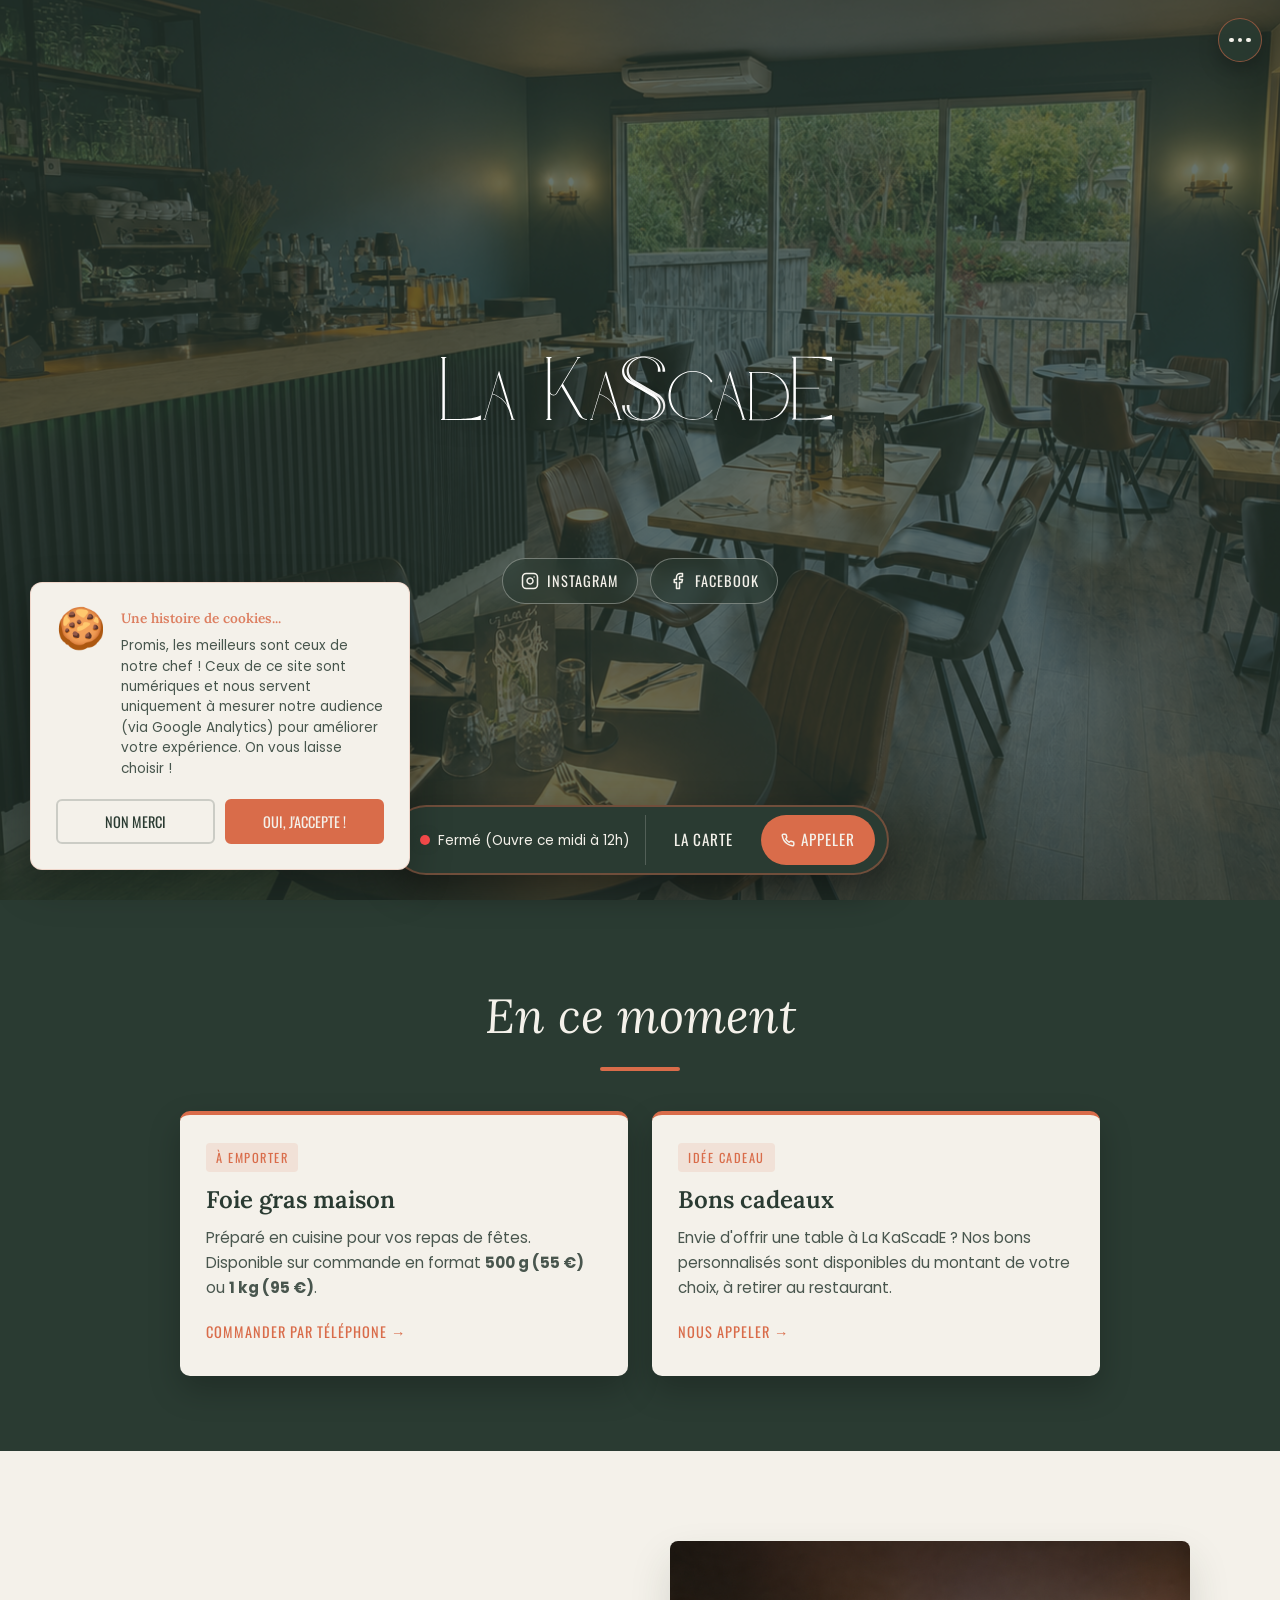
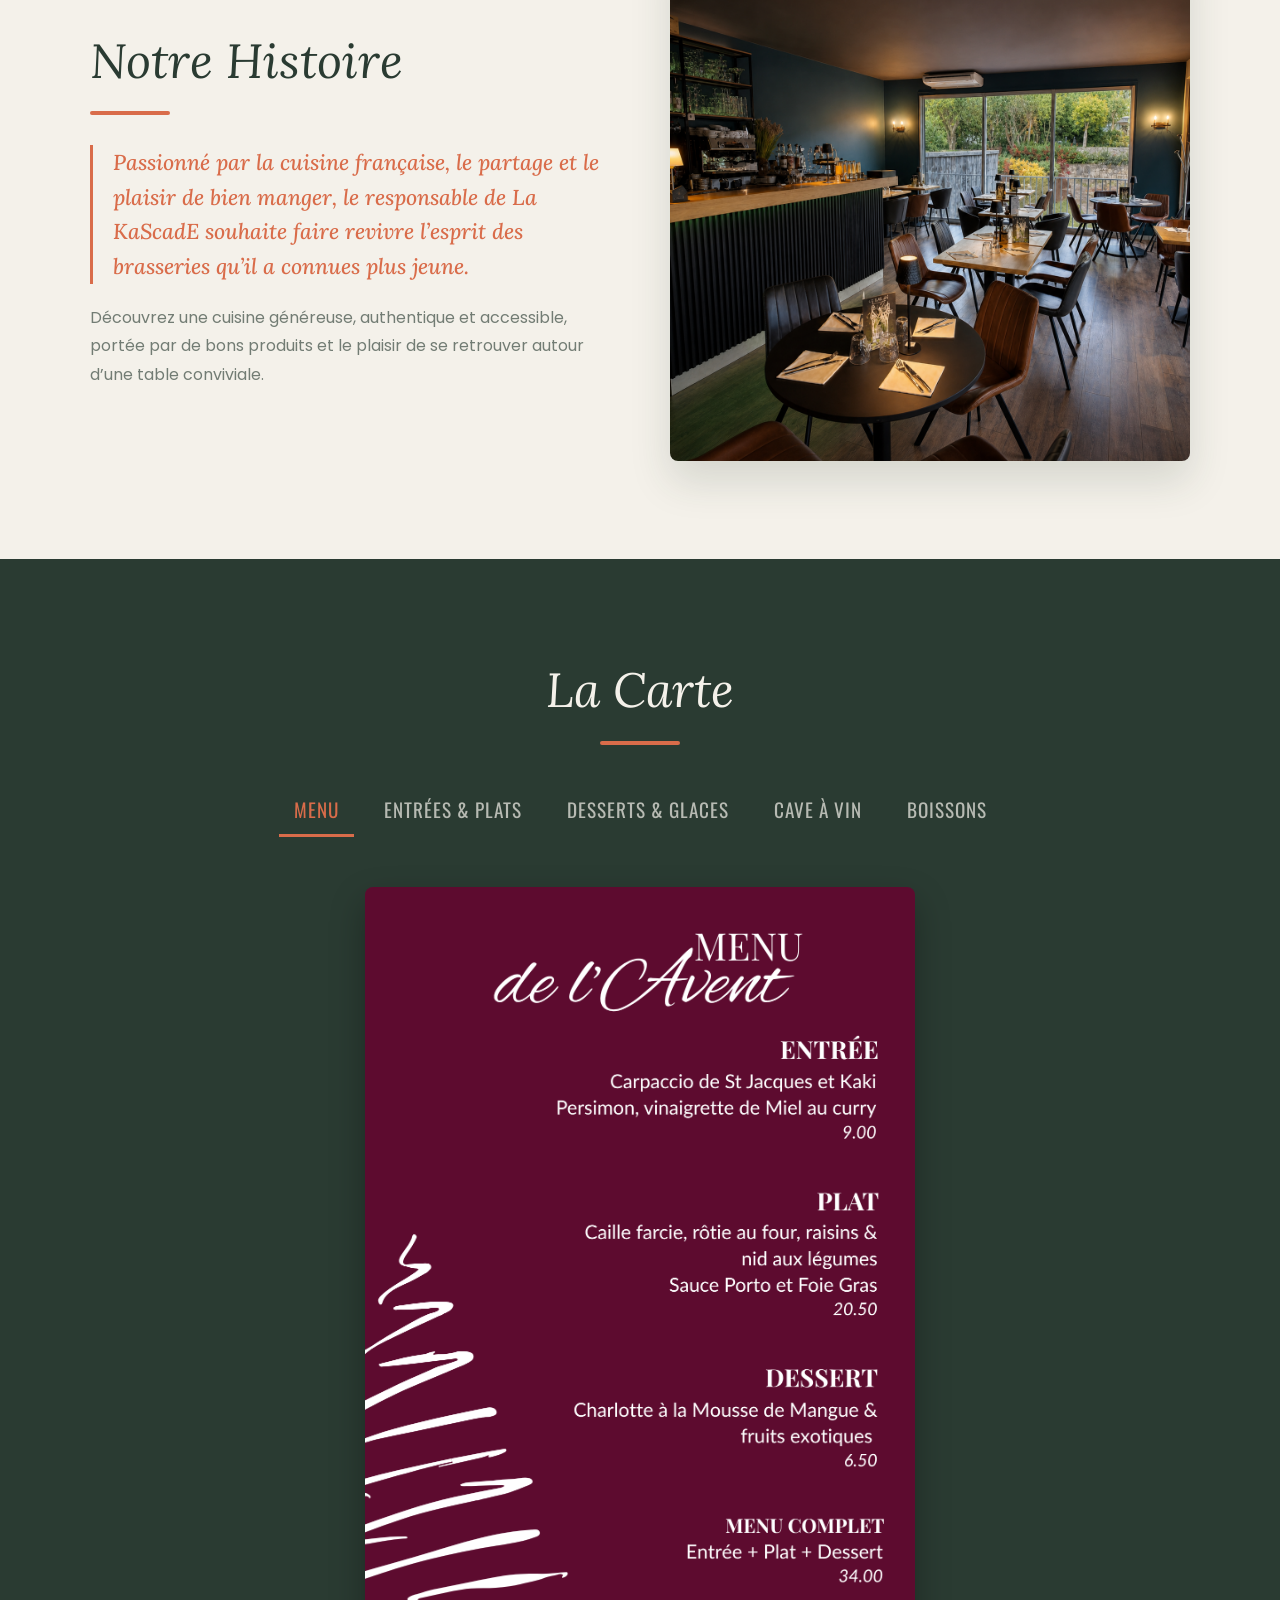
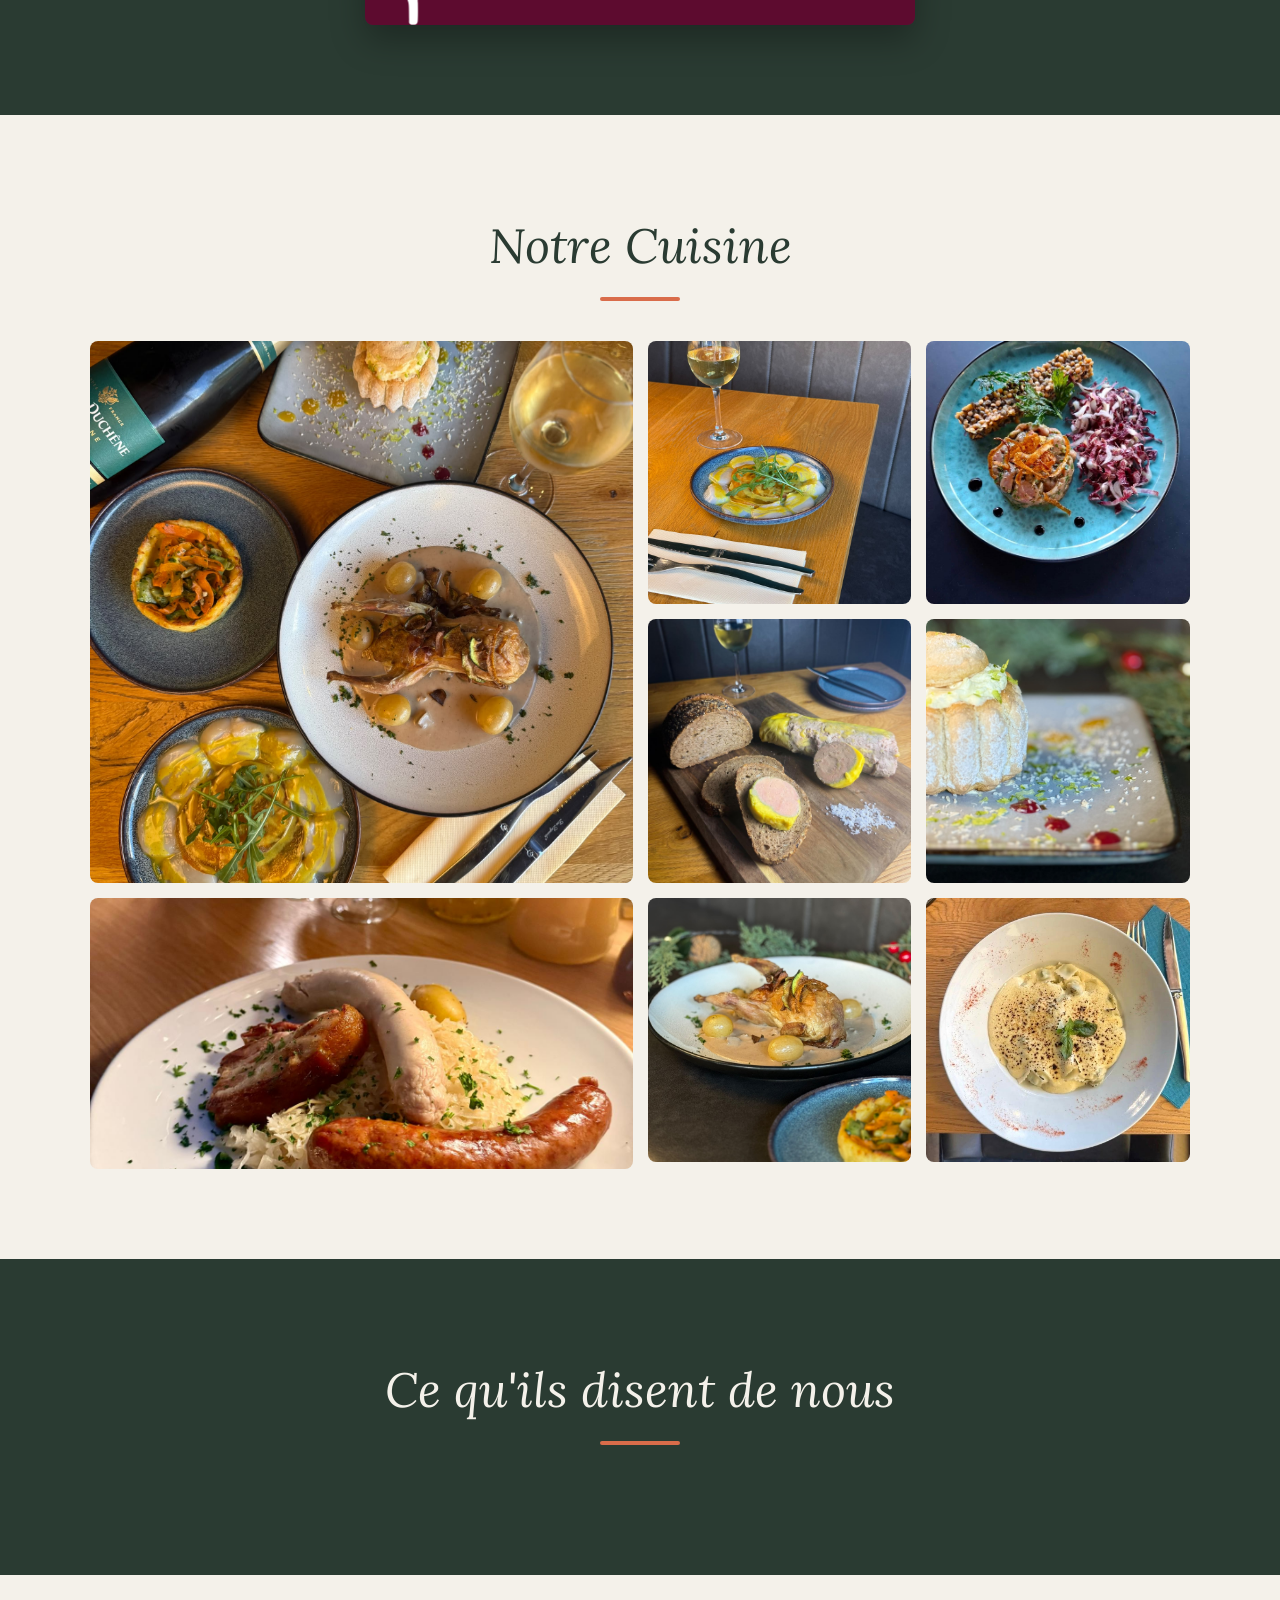
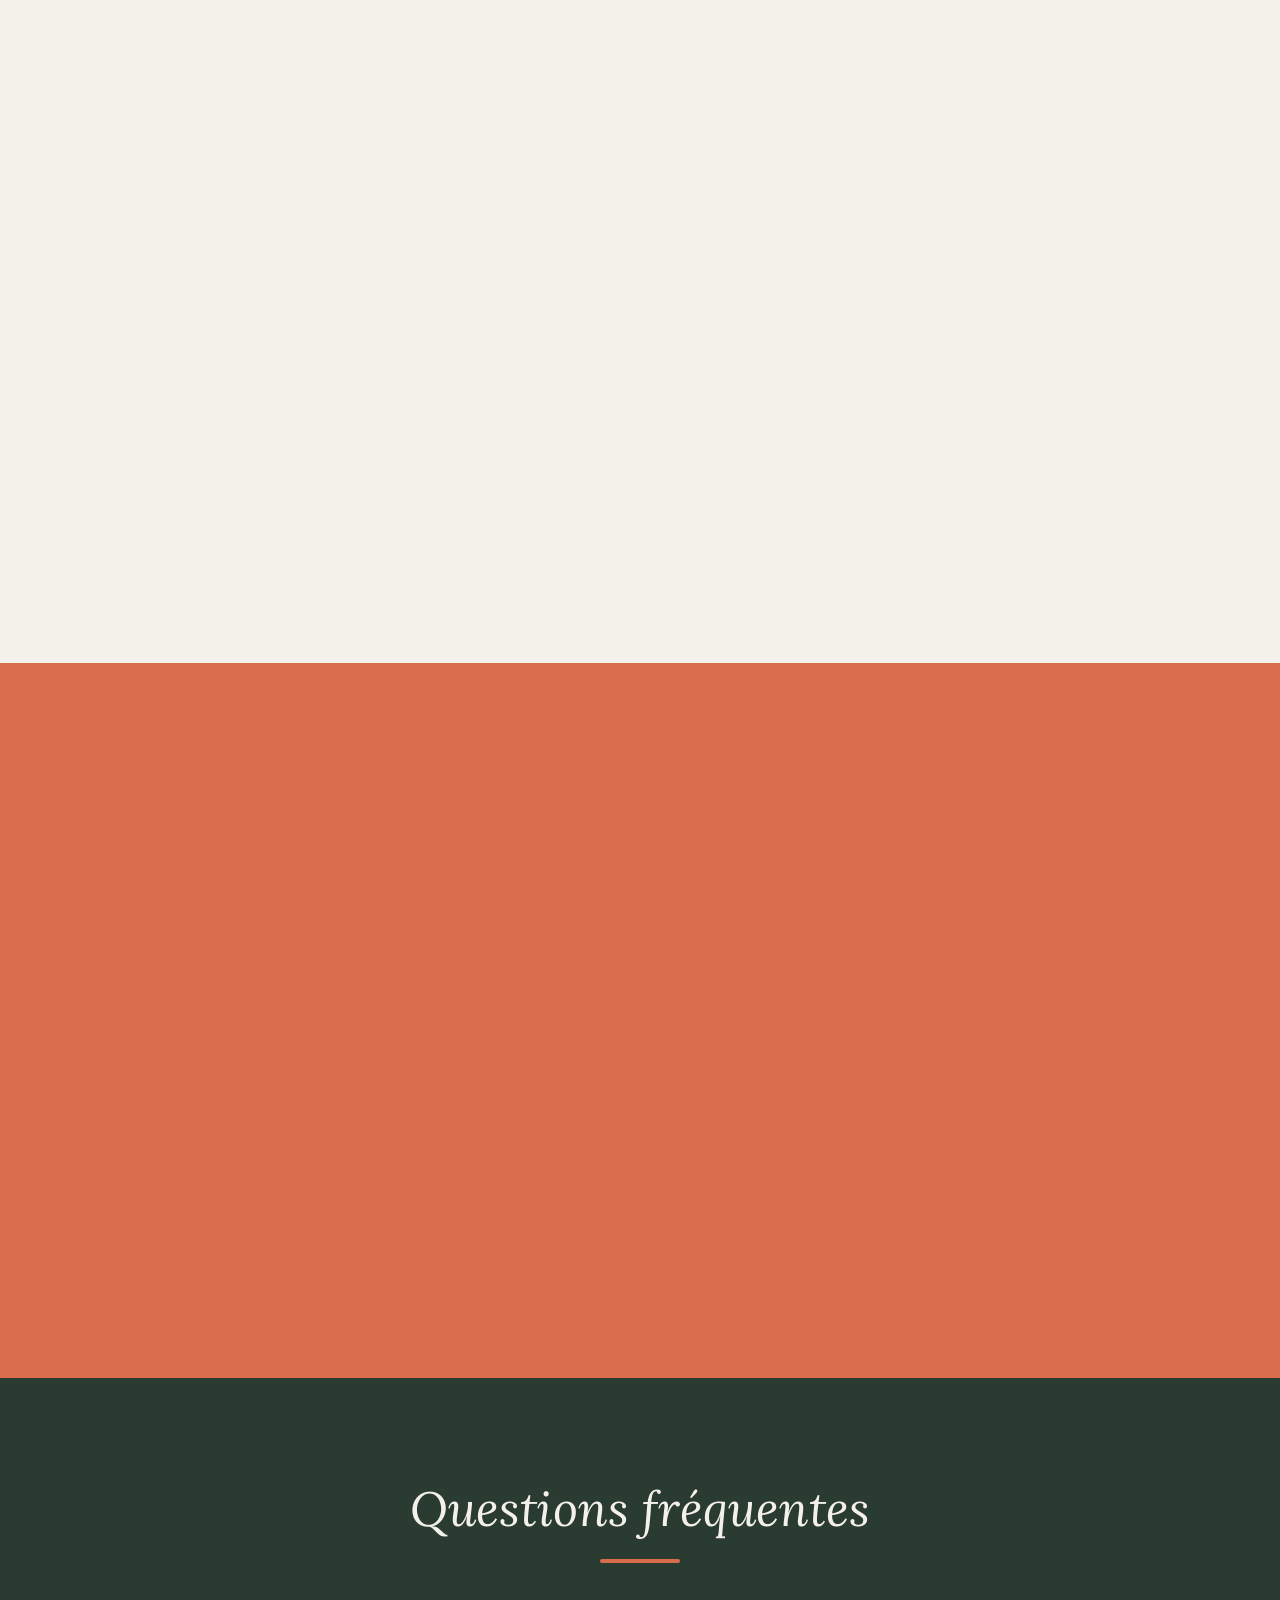
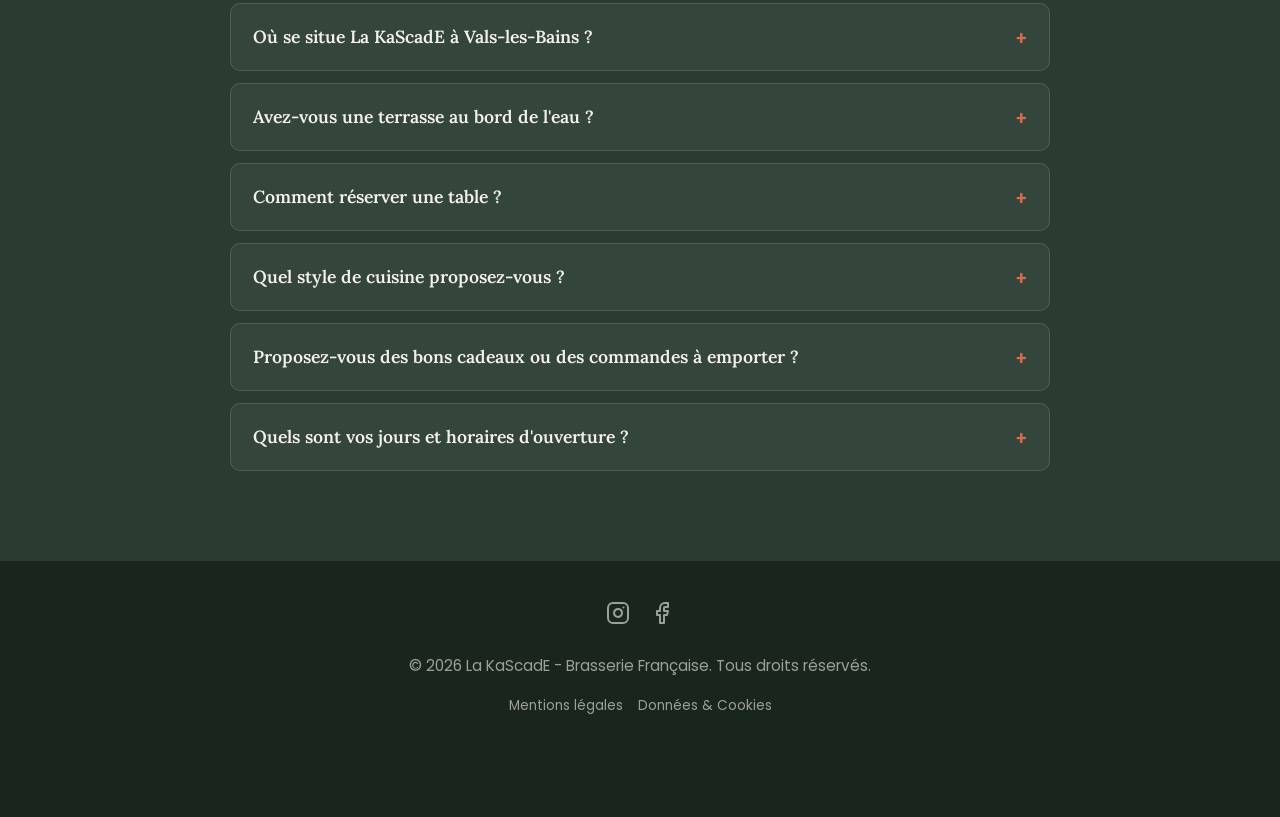
<file: index.html>
<!DOCTYPE html>
<html lang="fr">
<head>
    <meta charset="UTF-8">
    <meta name="viewport" content="width=device-width, initial-scale=1.0">
    <title>La KaScadE | Brasserie Française à Vals-les-Bains (Ardèche)</title>
    <meta name="description" content="Brasserie française à Vals-les-Bains face à la cascade de la Volane, à deux pas des Thermes et du Casino. Cuisine maison de saison, frites fraîches, terrasse et bons cadeaux.">

    <!-- Aperçu propre sur WhatsApp, Facebook, Messenger -->
    <meta property="og:type" content="restaurant">
    <meta property="og:title" content="La KaScadE | Brasserie Française à Vals-les-Bains">
    <meta property="og:description" content="Cuisine de brasserie française maison, terrasse face à la cascade de la Volane, à deux pas des Thermes de Vals-les-Bains.">
    <meta property="og:url" content="https://lakascade.fr/">
    <meta property="og:image" content="https://lakascade.fr/images/histoire.png">
    <meta property="og:locale" content="fr_FR">

    <!-- L'ICÔNE DE L'ONGLET (FAVICON) -->
    <link rel="icon" href="images/favicon.png?v=2" type="image/png">
    
    <!-- Google Tag Manager (Désactivé par défaut pour RGPD) -->
    <script>
    window.loadGTM = function() {
        (function(w,d,s,l,i){w[l]=w[l]||[];w[l].push({'gtm.start':
        new Date().getTime(),event:'gtm.js'});var f=d.getElementsByTagName(s)[0],
        j=d.createElement(s),dl=l!='dataLayer'?'&l='+l:'';j.async=true;j.src=
        'https://www.googletagmanager.com/gtm.js?id='+i+dl;f.parentNode.insertBefore(j,f);
        })(window,document,'script','dataLayer','GTM-PRZZQ558');
    };
    </script>

    <link rel="preconnect" href="https://fonts.googleapis.com">
    <link rel="preconnect" href="https://fonts.gstatic.com" crossorigin>
    <link href="https://fonts.googleapis.com/css2?family=Lora:ital,wght@0,400;0,600;1,400&family=Oswald:wght@400;500;700&family=Poppins:wght@300;400;500;600&display=swap" rel="stylesheet">
    <link rel="stylesheet" href="style.css?v=6">

</script>
<script type="application/ld+json">
    {
      "@context": "https://schema.org",
      "@graph": [
        {
          "@type": "Restaurant",
          "@id": "https://lakascade.fr/#restaurant",
          "name": "La KaScadE",
          "description": "Brasserie française à Vals-les-Bains en Ardèche, située face à la cascade de la Volane, près du Parc de Vals, des Thermes et du Casino. Cuisine maison généreuse, menus de saison, frites fraîches et terrasse au bord de l'eau.",
          "url": "https://lakascade.fr/",
          "image": [
            "https://lakascade.fr/images/histoire.png",
            "https://lakascade.fr/images/Logo.png"
          ],
          "logo": "https://lakascade.fr/images/Logo.png",
          "telephone": "+33667271938",
          "servesCuisine": ["Française", "Brasserie", "Cuisine maison", "Ardéchoise"],
          "priceRange": "€€",
          "acceptsReservations": "True",
          "hasMenu": "https://lakascade.fr/#menu",
          "address": {
            "@type": "PostalAddress",
            "streetAddress": "7 Rue Auguste Clément",
            "addressLocality": "Vals-les-Bains",
            "addressRegion": "Ardèche",
            "postalCode": "07600",
            "addressCountry": "FR"
          },
          "areaServed": ["Vals-les-Bains", "Aubenas", "Antraigues-sur-Volane", "Ardèche"],
          "openingHoursSpecification": [
            { "@type": "OpeningHoursSpecification", "dayOfWeek": ["Tuesday", "Thursday", "Friday", "Saturday"], "opens": "12:00", "closes": "15:00" },
            { "@type": "OpeningHoursSpecification", "dayOfWeek": ["Tuesday", "Wednesday", "Thursday", "Friday", "Saturday"], "opens": "19:00", "closes": "22:00" },
            { "@type": "OpeningHoursSpecification", "dayOfWeek": "Sunday", "opens": "12:00", "closes": "15:00" }
          ],
          "sameAs": [
            "https://www.instagram.com/la_kascade/",
            "https://www.facebook.com/profile.php?id=61574041990004"
          ]
        },
        {
          "@type": "FAQPage",
          "mainEntity": [
            {
              "@type": "Question",
              "name": "Où se situe le restaurant La KaScadE à Vals-les-Bains ?",
              "acceptedAnswer": {
                "@type": "Answer",
                "text": "La KaScadE se trouve au 7 Rue Auguste Clément à Vals-les-Bains (07600), juste en face du Parc de Vals et à quelques minutes à pied des Thermes et du Casino."
              }
            },
            {
              "@type": "Question",
              "name": "Le restaurant dispose-t-il d'une terrasse ?",
              "acceptedAnswer": {
                "@type": "Answer",
                "text": "Oui, La KaScadE dispose d'une terrasse donnant directement sur la rivière La Volane et sa cascade, idéale pour déjeuner au frais ou profiter des beaux jours."
              }
            },
            {
              "@type": "Question",
              "name": "Faut-il réserver une table à La KaScadE ?",
              "acceptedAnswer": {
                "@type": "Answer",
                "text": "La réservation est vivement conseillée, notamment le week-end, les jours fériés et en saison thermale. Elle se fait directement par téléphone au 06 67 27 19 38."
              }
            },
            {
              "@type": "Question",
              "name": "Quelle cuisine propose La KaScadE ?",
              "acceptedAnswer": {
                "@type": "Answer",
                "text": "La KaScadE propose une cuisine de brasserie française maison, généreuse et de saison, accompagnée de frites fraîches, de desserts maison et d'une sélection de vins."
              }
            },
            {
              "@type": "Question",
              "name": "Peut-on acheter des bons cadeaux ou commander à emporter ?",
              "acceptedAnswer": {
                "@type": "Answer",
                "text": "Oui, des bons cadeaux personnalisés du montant de votre choix sont disponibles directement au restaurant. Pour les fêtes de fin d'année, nous proposons également du foie gras maison à emporter sur commande (500 g à 55 € et 1 kg à 95 €)."
              }
            },
            {
              "@type": "Question",
              "name": "Quels sont les horaires d'ouverture de La KaScadE ?",
              "acceptedAnswer": {
                "@type": "Answer",
                "text": "Le restaurant est ouvert les mardis, jeudis, vendredis et samedis de 12h à 15h et de 19h à 22h, le mercredi de 19h à 22h (fermé le midi), et le dimanche de 12h à 15h. Fermé le lundi."
              }
            }
          ]
        }
      ]
    }
    <script type="application/ld+json">
    {
      "@context": "https://schema.org",
      "@type": "Menu",
      "name": "La Carte — La KaScadE",
      "url": "https://lakascade.fr/#menu",
      "inLanguage": "fr",
      "mainEntityOfPage": {
        "@id": "https://lakascade.fr/#restaurant"
      },
      "hasMenuSection": [
        {
          "@type": "MenuSection",
          "name": "Menu de l'Avent",
          "description": "Menu complet Entrée + Plat + Dessert à 34,00 € (plats aussi disponibles séparément).",
          "hasMenuItem": [
            {
              "@type": "MenuItem",
              "name": "Menu de l'Avent complet (Entrée + Plat + Dessert)",
              "description": "Carpaccio de St Jacques et Kaki Persimon, Caille farcie rôtie au four sauce Porto et Foie Gras, Charlotte à la Mousse de Mangue et fruits exotiques.",
              "offers": { "@type": "Offer", "price": "34.00", "priceCurrency": "EUR" }
            },
            {
              "@type": "MenuItem",
              "name": "Carpaccio de St Jacques et Kaki Persimon",
              "description": "Entrée du Menu de l'Avent, vinaigrette de miel au curry.",
              "offers": { "@type": "Offer", "price": "9.00", "priceCurrency": "EUR" }
            },
            {
              "@type": "MenuItem",
              "name": "Caille farcie rôtie au four",
              "description": "Plat du Menu de l'Avent, raisins et nid aux légumes, sauce Porto et foie gras.",
              "offers": { "@type": "Offer", "price": "20.50", "priceCurrency": "EUR" }
            },
            {
              "@type": "MenuItem",
              "name": "Charlotte à la mousse de mangue et fruits exotiques",
              "description": "Dessert du Menu de l'Avent.",
              "offers": { "@type": "Offer", "price": "6.50", "priceCurrency": "EUR" }
            }
          ]
        },
        {
          "@type": "MenuSection",
          "name": "Les Entrées — Ardoise du Chef",
          "hasMenuItem": [
            {
              "@type": "MenuItem",
              "name": "Foie gras maison",
              "description": "Foie gras de canard mi-cuit maison, IGP Sud-Ouest, accompagné de pain noir toasté. Coup de cœur des clients.",
              "offers": { "@type": "Offer", "price": "9.90", "priceCurrency": "EUR" }
            },
            {
              "@type": "MenuItem",
              "name": "Cuisses de grenouilles",
              "description": "Sautées au beurre et persillade fraîche.",
              "offers": { "@type": "Offer", "price": "9.00", "priceCurrency": "EUR" }
            },
            {
              "@type": "MenuItem",
              "name": "Escargots",
              "description": "Au velouté de poitrine fumée, profiterole au lard.",
              "offers": { "@type": "Offer", "price": "9.00", "priceCurrency": "EUR" }
            },
            {
              "@type": "MenuItem",
              "name": "Gravlax de truite d'Ardèche",
              "description": "Blinis maison de pois chiches, pointe de chantilly au guacamole.",
              "offers": { "@type": "Offer", "price": "7.40", "priceCurrency": "EUR" }
            },
            {
              "@type": "MenuItem",
              "name": "Camembert rôti au Calvados",
              "description": "Camembert 120 g rôti au four, coulant et parfumé au Calvados.",
              "offers": { "@type": "Offer", "price": "8.20", "priceCurrency": "EUR" }
            },
            {
              "@type": "MenuItem",
              "name": "Soupe du moment",
              "description": "Selon l'ardoise du chef."
            }
          ]
        },
        {
          "@type": "MenuSection",
          "name": "Les Plats — Ardoise du Chef",
          "description": "Viandes 100 % origine France. Garniture au choix (frites ou légumes de saison) incluse avec les viandes et la truite. Sauces maison (moutarde, poivre, au bleu, aux champignons) : 2,00 €. Supplément garniture : 3,50 €.",
          "hasMenuItem": [
            {
              "@type": "MenuItem",
              "name": "Basse côte maturée 1 mois (250 g)",
              "description": "Pièce de bœuf du Plateau Ardéchois, grillée à la plancha.",
              "offers": { "@type": "Offer", "price": "26.00", "priceCurrency": "EUR" }
            },
            {
              "@type": "MenuItem",
              "name": "Basse côte maturée 1 mois (500 g)",
              "description": "Pièce de bœuf du Plateau Ardéchois, grillée à la plancha. Coup de cœur des clients.",
              "offers": { "@type": "Offer", "price": "42.00", "priceCurrency": "EUR" }
            },
            {
              "@type": "MenuItem",
              "name": "Truite d'Ardèche aux amandes",
              "description": "Truite entière d'Ardèche grillée au four, beurre clarifié et amandes torréfiées. Coup de cœur des clients.",
              "offers": { "@type": "Offer", "price": "23.00", "priceCurrency": "EUR" }
            },
            {
              "@type": "MenuItem",
              "name": "Magret de canard IGP Sud-Ouest",
              "description": "Magret snacké rosé, nappé d'une sauce au poivre du Cambodge.",
              "offers": { "@type": "Offer", "price": "21.50", "priceCurrency": "EUR" }
            },
            {
              "@type": "MenuItem",
              "name": "Jarret d'agneau confit",
              "description": "Souricette fondante sur galette, crème d'ail au thym.",
              "offers": { "@type": "Offer", "price": "23.20", "priceCurrency": "EUR" }
            },
            {
              "@type": "MenuItem",
              "name": "Choucroute tradition",
              "description": "Chou au vin blanc, saucisse fumée, poitrine fumée, knacki artisanales.",
              "offers": { "@type": "Offer", "price": "21.50", "priceCurrency": "EUR" }
            },
            {
              "@type": "MenuItem",
              "name": "Andouillette au four",
              "description": "Véritable andouillette à la fraise de veau, gratinée à la moutarde.",
              "offers": { "@type": "Offer", "price": "18.50", "priceCurrency": "EUR" }
            },
            {
              "@type": "MenuItem",
              "name": "Longe de thon sauce au poivre",
              "description": "Accompagnée d'un méli-mélo de légumes grillés.",
              "offers": { "@type": "Offer", "price": "19.50", "priceCurrency": "EUR" }
            }
          ]
        },
        {
          "@type": "MenuSection",
          "name": "Les Desserts & Glaces Terre Adélice (Ardèche)",
          "hasMenuItem": [
            {
              "@type": "MenuItem",
              "name": "Castagnou maison",
              "description": "Biscuit sablé, frangipane et crème de marrons, dacquoise.",
              "offers": { "@type": "Offer", "price": "8.00", "priceCurrency": "EUR" }
            },
            {
              "@type": "MenuItem",
              "name": "Tiramisu au café",
              "description": "Biscuit imbibé d'un expresso, crème mascarpone.",
              "offers": { "@type": "Offer", "price": "6.50", "priceCurrency": "EUR" }
            },
            {
              "@type": "MenuItem",
              "name": "Dôme de mousse chocolatée",
              "description": "Sur palet breton maison.",
              "offers": { "@type": "Offer", "price": "7.50", "priceCurrency": "EUR" }
            },
            {
              "@type": "MenuItem",
              "name": "Chausson aux pommes caramélisées",
              "description": "Feuilletage doré au four, pommes fondantes caramélisées.",
              "offers": { "@type": "Offer", "price": "7.00", "priceCurrency": "EUR" }
            },
            {
              "@type": "MenuItem",
              "name": "Crème brûlée à la vanille de Guadeloupe",
              "description": "Crème à la vanille, fine coque de sucre roux caramélisée à la flamme.",
              "offers": { "@type": "Offer", "price": "7.50", "priceCurrency": "EUR" }
            },
            {
              "@type": "MenuItem",
              "name": "Assiette de 3 fromages",
              "description": "Fromages de nos régions.",
              "offers": { "@type": "Offer", "price": "8.00", "priceCurrency": "EUR" }
            },
            {
              "@type": "MenuItem",
              "name": "Café gourmand",
              "description": "Expresso accompagné de mignardises maison. Coup de cœur des clients.",
              "offers": { "@type": "Offer", "price": "9.00", "priceCurrency": "EUR" }
            },
            {
              "@type": "MenuItem",
              "name": "Irish Coffee gourmand",
              "description": "Café chaud au whisky accompagné de mignardises maison. Coup de cœur des clients.",
              "offers": { "@type": "Offer", "price": "12.00", "priceCurrency": "EUR" }
            },
            {
              "@type": "MenuItem",
              "name": "Glaces artisanales Terre Adélice (Ardèche)",
              "description": "1 boule 3,30 €, 2 boules 6,00 €, 3 boules 8,50 € (supplément chantilly ou coulis 1,50 €). Parfums : Café, Châtaigne, Chocolat noir Morin, Citron, Lait de brebis aux marrons confits, Menthe feuilles, Myrtilles, Noisette, Vanille, Verveine.",
              "offers": { "@type": "Offer", "price": "3.30", "priceCurrency": "EUR" }
            },
            {
              "@type": "MenuItem",
              "name": "Coupe L'Ardéchoise",
              "description": "1 boule vanille, 1 boule châtaigne, crème de marron, chantilly.",
              "offers": { "@type": "Offer", "price": "9.00", "priceCurrency": "EUR" }
            },
            {
              "@type": "MenuItem",
              "name": "Coupe Café Valsois",
              "description": "1 boule café, 1 boule lait de brebis/marrons, 2 cl Kahlua, chantilly.",
              "offers": { "@type": "Offer", "price": "9.00", "priceCurrency": "EUR" }
            },
            {
              "@type": "MenuItem",
              "name": "Coupe Montivernoux",
              "description": "1 boule myrtille, 1 boule châtaigne, 2 cl Élixir Coiron.",
              "offers": { "@type": "Offer", "price": "9.00", "priceCurrency": "EUR" }
            },
            {
              "@type": "MenuItem",
              "name": "Coupe Colonel",
              "description": "2 boules citron, 2 cl vodka, citron fruit.",
              "offers": { "@type": "Offer", "price": "9.00", "priceCurrency": "EUR" }
            }
          ]
        },
        {
          "@type": "MenuSection",
          "name": "Cave à vin — Sélection de vignerons et terroirs d'Ardèche",
          "hasMenuItem": [
            { "@type": "MenuItem", "name": "Chassenay - Brut 1ère Cuvée (75 cl)", "offers": { "@type": "Offer", "price": "45.00", "priceCurrency": "EUR" } },
            { "@type": "MenuItem", "name": "Canard-Duchêne - Brut (75 cl)", "offers": { "@type": "Offer", "price": "55.00", "priceCurrency": "EUR" } },
            { "@type": "MenuItem", "name": "Chassenay - Blanc de Blancs (75 cl)", "offers": { "@type": "Offer", "price": "65.00", "priceCurrency": "EUR" } },
            { "@type": "MenuItem", "name": "Prosecco (75 cl)", "offers": { "@type": "Offer", "price": "23.00", "priceCurrency": "EUR" } },
            { "@type": "MenuItem", "name": "Vigier - Chardonnay (Blanc IGP Ardèche, 50 cl)", "offers": { "@type": "Offer", "price": "14.50", "priceCurrency": "EUR" } },
            { "@type": "MenuItem", "name": "Latour - Chardonnay (Blanc IGP Ardèche, 75 cl)", "offers": { "@type": "Offer", "price": "25.00", "priceCurrency": "EUR" } },
            { "@type": "MenuItem", "name": "Grangeon - Sauvignon (Blanc IGP Ardèche, 75 cl)", "offers": { "@type": "Offer", "price": "21.50", "priceCurrency": "EUR" } },
            { "@type": "MenuItem", "name": "Gros Manseng - Moelleux (Blanc IGP Côtes de Gascogne, 75 cl)", "offers": { "@type": "Offer", "price": "25.00", "priceCurrency": "EUR" } },
            { "@type": "MenuItem", "name": "Vigier - Gris de Grenache (Rosé IGP Ardèche, 50 cl)", "offers": { "@type": "Offer", "price": "14.50", "priceCurrency": "EUR" } },
            { "@type": "MenuItem", "name": "Domaine Les Terriers (Rosé IGP Ardèche, 75 cl)", "offers": { "@type": "Offer", "price": "23.00", "priceCurrency": "EUR" } },
            { "@type": "MenuItem", "name": "Isula Bio (Rosé AOP Corse, 75 cl)", "offers": { "@type": "Offer", "price": "21.50", "priceCurrency": "EUR" } },
            { "@type": "MenuItem", "name": "Domaine du Colombier (Rouge IGP Ardèche, 50 cl)", "offers": { "@type": "Offer", "price": "16.50", "priceCurrency": "EUR" } },
            { "@type": "MenuItem", "name": "C. Urios - Château Pépusque (Rouge Minervois, 75 cl)", "offers": { "@type": "Offer", "price": "21.50", "priceCurrency": "EUR" } },
            { "@type": "MenuItem", "name": "Guigal - Côte-Rôtie Brune et Blonde (Rouge AOC Côte-Rôtie, 75 cl)", "offers": { "@type": "Offer", "price": "79.00", "priceCurrency": "EUR" } },
            { "@type": "MenuItem", "name": "Jaboulet - Parallèle 45 Bio (Rouge AOP Côtes du Rhône, 75 cl)", "offers": { "@type": "Offer", "price": "24.00", "priceCurrency": "EUR" } },
            { "@type": "MenuItem", "name": "Domaine des Bosquets - Gigondas (Rouge AOC Gigondas, 75 cl)", "offers": { "@type": "Offer", "price": "36.00", "priceCurrency": "EUR" } },
            { "@type": "MenuItem", "name": "Domaine Grangeon - Chatus (Rouge IGP Ardèche, 75 cl)", "offers": { "@type": "Offer", "price": "32.90", "priceCurrency": "EUR" } },
            { "@type": "MenuItem", "name": "Vins au verre (12 cl)", "description": "Caves Vivaraises (Gris de Grenache, Merlot, Chardonnay) 3,50 €, Gros Manseng moelleux 5,50 €, Prosecco 6,00 €, Champagne Chassenay 1ère Cuvée 8,00 €.", "offers": { "@type": "Offer", "price": "3.50", "priceCurrency": "EUR" } }
          ]
        },
        {
          "@type": "MenuSection",
          "name": "Boissons, Bières & Eaux de l'Ardèche",
          "description": "Apéritifs (Ricard, Kir châtaigne/cassis/pêche, Prosecco), bières pression de Provence FADA Blonde et du Moment, bières bouteilles (Duvel, Maredsous, FADA Triple, Desperados, Jupiler sans alcool), eaux d'Ardèche (Aizac, Vals, Ventadour, Reine des Basaltes), digestifs dont Élixir Coiron d'Ardèche, Génépi, Verveine et carte barista."
        }
      ]
    }
    </script>
</head>
<body>
    
<!-- ÉCRAN DE CHARGEMENT PREMIUM -->
    <div id="preloader" class="preloader">
        <img src="images/Logo.png" alt="La KaScadE" class="preloader-logo">
    </div>

    <!-- Google Tag Manager (noscript) -->
    <noscript><iframe src="https://www.googletagmanager.com/ns.html?id=GTM-PRZZQ558"
    height="0" width="0" style="display:none;visibility:hidden"></iframe></noscript>
    <!-- End Google Tag Manager (noscript) -->

<!-- MENU RAPIDE (3 POINTS EN HAUT À DROITE) -->
    <nav class="quick-nav" aria-label="Navigation rapide">
        <button id="quick-nav-btn" class="quick-nav-btn" aria-label="Ouvrir le menu" aria-expanded="false">
            <span></span><span></span><span></span>
        </button>
        <div id="quick-nav-menu" class="quick-nav-menu">
            <a href="#actualites">En ce moment</a>
            <a href="#histoire">Notre Histoire</a>
            <a href="#menu">La Carte</a>
            <a href="#galerie">Notre Cuisine</a>
            <a href="#avis">Avis clients</a>
            <a href="#contact">Infos & Accès</a>
<a href="que-faire-vals-les-bains.html">Que faire à Vals ?</a>
         <a href="#faq">Questions fréquentes</a>
        </div>
    </nav>

   <header class="hero">
        <div class="hero-bg"></div>
        <div class="hero-overlay"></div>
        <div class="hero-content">
             <h1 class="title" style="margin: 0;">
                <img src="images/Logo.svg" alt="La KaScadE" class="main-logo">
            </h1>
            <div class="hero-socials">
                <a href="https://www.instagram.com/la_kascade/" target="_blank" rel="noopener" class="hero-social-btn" aria-label="Suivre La KaScadE sur Instagram">
                    <svg xmlns="http://www.w3.org/2000/svg" width="18" height="18" viewBox="0 0 24 24" fill="none" stroke="currentColor" stroke-width="2" stroke-linecap="round" stroke-linejoin="round"><rect width="20" height="20" x="2" y="2" rx="5" ry="5"/><path d="M16 11.37A4 4 0 1 1 12.63 8 4 4 0 0 1 16 11.37z"/><line x1="17.5" x2="17.51" y1="6.5" y2="6.5"/></svg>
                    <span>Instagram</span>
                </a>
                <a href="https://www.facebook.com/profile.php?id=61574041990004" target="_blank" rel="noopener" class="hero-social-btn" aria-label="Suivre La KaScadE sur Facebook">
                    <svg xmlns="http://www.w3.org/2000/svg" width="18" height="18" viewBox="0 0 24 24" fill="none" stroke="currentColor" stroke-width="2" stroke-linecap="round" stroke-linejoin="round"><path d="M18 2h-3a5 5 0 0 0-5 5v3H7v4h3v8h4v-8h3l1-4h-4V7a1 1 0 0 1 1-1h3z"/></svg>
                    <span>Facebook</span>
                </a>
            </div>
        </div>
    </header>

<!-- ACTUALITÉS & INFOS DU MOMENT -->
    <section id="actualites" class="section bg-dark news-section">
        <div class="container">
            <div class="text-center reveal">
                <h2 class="section-title text-light">En ce moment</h2>
                <div class="divider center gold"></div>
            </div>

            <div class="news-grid reveal">
                <!-- CARTE 1 : FOIE GRAS -->
                <article class="news-card">
                    <span class="news-badge">À emporter</span>
                    <h3>Foie gras maison</h3>
                    <p>Préparé en cuisine pour vos repas de fêtes. Disponible sur commande en format <strong>500 g (55 €)</strong> ou <strong>1 kg (95 €)</strong>.</p>
                    <a href="tel:+33667271938" class="news-cta">Commander par téléphone →</a>
                </article>

                <!-- CARTE 2 : BONS CADEAUX -->
                <article class="news-card">
                    <span class="news-badge">Idée cadeau</span>
                    <h3>Bons cadeaux</h3>
                    <p>Envie d'offrir une table à La KaScadE ? Nos bons personnalisés sont disponibles du montant de votre choix, à retirer au restaurant.</p>
                    <a href="tel:+33667271938" class="news-cta">Nous appeler →</a>
                </article>
            </div>
        </div>
    </section>

    <section id="histoire" class="section bg-light">
        <div class="container two-columns">
            <div class="text-content reveal">
                <h2 class="section-title">Notre Histoire</h2>
                <div class="divider"></div>
                <p class="editorial-punchline">Passionné par la cuisine française, le partage et le plaisir de bien manger, le responsable de La KaScadE souhaite faire revivre l’esprit des brasseries qu’il a connues plus jeune.</p>
                <p style="opacity: 0.8;">Découvrez une cuisine généreuse, authentique et accessible, portée par de bons produits et le plaisir de se retrouver autour d’une table conviviale.</p>
            </div>
            <div class="image-content">
                <img src="images/histoire.png" alt="L'esprit Brasserie">
            </div>
        </div>
    </section>

   <!-- MENU EN IMAGES -->
   <section id="menu" class="section bg-dark">
        <div class="container text-center">
            <h2 class="section-title text-light">La Carte</h2>
            <div class="divider center gold"></div>
            
            <div class="menu-tabs">
                <button class="tab-btn active" data-target="img-menu">Menu</button>
                <button class="tab-btn" data-target="img-plats">Entrées & Plats</button>
                <button class="tab-btn" data-target="img-desserts">Desserts & Glaces</button>
                <button class="tab-btn" data-target="img-cave">Cave à Vin</button>
                <button class="tab-btn" data-target="img-boissons">Boissons</button>
            </div>
            
            <div class="menu-image-container">
                <img id="img-menu" src="images/carte-menu.png" class="menu-img active" alt="Notre Menu">
                <img id="img-plats" src="images/carte-plats.png" class="menu-img" alt="Entrées et Plats">
                <img id="img-desserts" src="images/carte-desserts.png" class="menu-img" alt="Desserts">
                <img id="img-cave" src="images/carte-cave.png" class="menu-img" alt="Cave à vin">
                <img id="img-boissons" src="images/carte-boissons.png" class="menu-img" alt="Boissons">
            </div>
        </div>
    </section>

   <!-- PHOTOS DES PLATS -->
    <section id="galerie" class="section bg-light">
        <div class="container text-center reveal">
            <h2 class="section-title">Notre Cuisine</h2>
            <div class="divider center"></div>
        </div>
        <div class="container">
            <div class="premium-gallery reveal">
                <div class="gallery-item item-large"><img src="images/1.jpeg" alt="Plat 1"></div>
                <div class="gallery-item"><img src="images/2.jpeg" alt="Plat 2"></div>
                <div class="gallery-item"><img src="images/3.jpeg" alt="Plat 3"></div>
                <div class="gallery-item"><img src="images/4.jpeg" alt="Plat 4"></div>
                <div class="gallery-item"><img src="images/5.jpeg" alt="Plat 5"></div>
                <div class="gallery-item item-wide"><img src="images/6.jpeg" alt="Plat 6"></div>
                <div class="gallery-item"><img src="images/7.jpeg" alt="Plat 7"></div>
                <div class="gallery-item"><img src="images/8.jpeg" alt="Plat 8"></div>
            </div>
        </div>
    </section>

<!-- AVIS -->
    <section id="avis" class="section bg-dark">
        <div class="container text-center">
            <h2 class="section-title text-light">Ce qu'ils disent de nous</h2>
            <div class="divider center gold"></div>
        </div>
        <div class="container">
            <div id="reviews-widget-306"></div>
            <script src="https://starwall.io/embed/SFBghTLlI9Qy3jQbtVGblUdSeL4VMMDn/widget.js" async></script>
        </div>
    </section>

    <!-- LE CARNET DE VALS (GUIDES LOCAUX) -->
 <section id="autour" class="section bg-light">
     <div class="container text-center reveal">
         <h2 class="section-title">Autour de La KaScadE</h2>
         <div class="divider center"></div>
         <p style="max-width: 680px; margin: 0 auto;">Nos idées concrètes pour profiter de Vals-les-Bains et de la vallée de la Volane avant ou après votre passage à table.</p>

         <div class="guide-grid">
             <a href="que-faire-vals-les-bains.html" class="guide-card">
                 <span class="guide-tag">Guide local · 1 journée</span>
                 <h3>Que faire à Vals-les-Bains en une journée ?</h3>
                 <p>Parc thermal, source intermittente, Thermes, Casino, échappée vers Antraigues et nos conseils pratiques pour tout faire tranquillement.</p>
                 <span class="guide-link">Lire le guide →</span>
             </a>
<a href="thermes-vals-les-bains.html" class="guide-card">
                    <span class="guide-tag">Thermes & Détente</span>
                    <h3>Sortie des Thermes : où déjeuner à deux pas ?</h3>
                    <p>Nos conseils pratiques autour des Thermes de Vals et du Spa Séquoia Redwood pour prolonger la matinée à table sans reprendre la voiture.</p>
                    <span class="guide-link">Lire le guide →</span>
                </a>
         </div>
     </div>
 </section>

    <section id="contact" class="section bg-gold">
        <div class="container two-columns">
            <div class="contact-info reveal">
                <h2 class="section-title text-light">Informations Pratiques</h2>
                <div class="divider text-light"></div>
                
                <div class="info-item premium-info">
                    <svg xmlns="http://www.w3.org/2000/svg" width="24" height="24" viewBox="0 0 24 24" fill="none" stroke="currentColor" stroke-width="2" stroke-linecap="round" stroke-linejoin="round"><path d="M20 10c0 6-8 12-8 12s-8-6-8-12a8 8 0 0 1 16 0Z"/><circle cx="12" cy="10" r="3"/></svg>
                    <div>
                        <h3>Adresse</h3>
                        <p>7 Rue Auguste Clément<br>07600 Vals-les-Bains</p>
                    </div>
                </div>
                
                <div class="info-item premium-info">
                    <svg xmlns="http://www.w3.org/2000/svg" width="24" height="24" viewBox="0 0 24 24" fill="none" stroke="currentColor" stroke-width="2" stroke-linecap="round" stroke-linejoin="round"><path d="M22 16.92v3a2 2 0 0 1-2.18 2 19.79 19.79 0 0 1-8.63-3.07 19.5 19.5 0 0 1-6-6 19.79 19.79 0 0 1-3.07-8.67A2 2 0 0 1 4.11 2h3a2 2 0 0 1 2 1.72 12.84 12.84 0 0 0 .7 2.81 2 2 0 0 1-.45 2.11L8.09 9.91a16 16 0 0 0 6 6l1.27-1.27a2 2 0 0 1 2.11-.45 12.84 12.84 0 0 0 2.81.7A2 2 0 0 1 22 16.92z"/></svg>
                    <div>
                        <h3>Téléphone</h3>
                        <p><a href="tel:+33667271938" style="color: inherit; text-decoration: underline;">06 67 27 19 38</a></p>
                    </div>
                </div>
                
                <div class="info-item premium-info">
                    <svg xmlns="http://www.w3.org/2000/svg" width="24" height="24" viewBox="0 0 24 24" fill="none" stroke="currentColor" stroke-width="2" stroke-linecap="round" stroke-linejoin="round"><circle cx="12" cy="12" r="10"/><polyline points="12 6 12 12 16 14"/></svg>
                    <div>
                        <h3>Horaires</h3>
                        <p><strong>Mar, Jeu, Ven, Sam :</strong> 12h-15h & 19h-22h<br>
                        <strong>Mercredi :</strong> 19h-22h (Fermé le midi)<br>
                        <strong>Dimanche :</strong> 12h-15h<br>
                        <strong>Lundi :</strong> Fermé</p>
                    </div>
                </div>
            </div>
            <div class="map-container reveal">
                <iframe src="https://maps.google.com/maps?q=7%20Rue%20Auguste%20Cl%C3%A9ment,%2007600%20Vals-les-Bains&t=&z=15&ie=UTF8&iwloc=&output=embed" width="100%" height="100%" style="border:0;" allowfullscreen="" loading="lazy" referrerpolicy="no-referrer-when-downgrade"></iframe>
            </div>
        </div>
    </section>

<!-- QUESTIONS FRÉQUENTES (SEO & IA) -->
    <section id="faq" class="section bg-dark">
        <div class="container">
            <div class="text-center reveal">
                <h2 class="section-title text-light">Questions fréquentes</h2>
                <div class="divider center gold"></div>
            </div>

            <div class="faq-list reveal">
                <details class="faq-item">
                    <summary>Où se situe La KaScadE à Vals-les-Bains ?</summary>
                    <p>Nous sommes situés au <strong>7 Rue Auguste Clément, 07600 Vals-les-Bains</strong>, juste en face du Parc de Vals et à quelques minutes à pied des Thermes et du Casino.</p>
                </details>

                <details class="faq-item">
                    <summary>Avez-vous une terrasse au bord de l'eau ?</summary>
                    <p>Oui, notre terrasse donne directement sur la rivière La Volane et sa cascade. C'est un vrai coin de fraîcheur pour déjeuner ou dîner dès les beaux jours.</p>
                </details>

                <details class="faq-item">
                    <summary>Comment réserver une table ?</summary>
                    <p>Les réservations se font directement par téléphone au <a href="tel:+33667271938">06 67 27 19 38</a>. C'est particulièrement conseillé le week-end et pendant la saison thermale.</p>
                </details>

                <details class="faq-item">
                    <summary>Quel style de cuisine proposez-vous ?</summary>
                    <p>Une cuisine de brasserie française généreuse, faite maison et renouvelée au fil des saisons, avec des frites fraîches, des desserts maison et une belle sélection de vins.</p>
                </details>

                <details class="faq-item">
                    <summary>Proposez-vous des bons cadeaux ou des commandes à emporter ?</summary>
                    <p>Oui, nous préparons des bons cadeaux personnalisés du montant de votre choix, à retirer sur place. Pour les fêtes, notre foie gras maison est également disponible sur commande en 500 g (55 €) ou 1 kg (95 €).</p>
                </details>

                <details class="faq-item">
                    <summary>Quels sont vos jours et horaires d'ouverture ?</summary>
                    <p>Ouvert mardi, jeudi, vendredi et samedi (12h-15h et 19h-22h), mercredi soir (19h-22h) et dimanche midi (12h-15h). Fermé le lundi et le mercredi midi.</p>
                </details>
            </div>
        </div>
    </section>

    <footer>
        <div class="container">
            <div class="social-links" style="margin-bottom: 20px; display: flex; justify-content: center; gap: 20px;">
                <a href="https://www.instagram.com/la_kascade/" target="_blank" class="social-icon" aria-label="Instagram">
                    <svg xmlns="http://www.w3.org/2000/svg" width="24" height="24" viewBox="0 0 24 24" fill="none" stroke="currentColor" stroke-width="2" stroke-linecap="round" stroke-linejoin="round"><rect width="20" height="20" x="2" y="2" rx="5" ry="5"/><path d="M16 11.37A4 4 0 1 1 12.63 8 4 4 0 0 1 16 11.37z"/><line x1="17.5" x2="17.51" y1="6.5" y2="6.5"/></svg>
                </a>
                <a href="https://www.facebook.com/profile.php?id=61574041990004" target="_blank" class="social-icon" aria-label="Facebook">
                    <svg xmlns="http://www.w3.org/2000/svg" width="24" height="24" viewBox="0 0 24 24" fill="none" stroke="currentColor" stroke-width="2" stroke-linecap="round" stroke-linejoin="round"><path d="M18 2h-3a5 5 0 0 0-5 5v3H7v4h3v8h4v-8h3l1-4h-4V7a1 1 0 0 1 1-1h3z"/></svg>
                </a>
            </div>
            <p>&copy; 2026 La KaScadE - Brasserie Française. Tous droits réservés.</p>
            <div style="margin-top: 15px; font-size: 0.85rem; display: flex; justify-content: center; gap: 15px; flex-wrap: wrap;">
                <a href="mentions-legales.html" style="color: rgba(244, 241, 234, 0.6); text-decoration: none;">Mentions légales</a>
<a href="politique-confidentialite.html" style="color: rgba(244, 241, 234, 0.6); text-decoration: none;">Données & Cookies</a>
            </div>
        </div>
    </footer>

<!-- BANDEAU COOKIES RGPD PREMIUM & FUN -->
<div id="cookie-banner" class="cookie-banner" style="display: none;">
    <div class="cookie-content">
        <div class="cookie-icon">🍪</div>
        <div class="cookie-text">
            <p class="cookie-title">Une histoire de cookies...</p>
            <p>Promis, les meilleurs sont ceux de notre chef ! Ceux de ce site sont numériques et nous servent uniquement à mesurer notre audience (via Google Analytics) pour améliorer votre expérience. On vous laisse choisir !</p>
        </div>
    </div>
    <div class="cookie-buttons">
        <button id="btn-refuse-cookies" class="btn-cookie btn-cookie-refuse">Non merci</button>
        <button id="btn-accept-cookies" class="btn-cookie btn-cookie-accept">Oui, j'accepte !</button>
    </div>
</div>

<!-- BARRE D'ACTION FLOTTANTE PREMIUM -->
    <div class="floating-bar">
        <div class="status-indicator">
            <span id="status-dot" class="dot"></span>
            <span id="status-text" class="status-text">Vérification...</span>
        </div>
        <a href="#menu" class="float-item">La Carte</a>
        <a href="tel:+33667271938" class="float-item highlight float-call">
            <svg xmlns="http://www.w3.org/2000/svg" width="14" height="14" viewBox="0 0 24 24" fill="none" stroke="currentColor" stroke-width="2.5" stroke-linecap="round" stroke-linejoin="round"><path d="M22 16.92v3a2 2 0 0 1-2.18 2 19.79 19.79 0 0 1-8.63-3.07 19.5 19.5 0 0 1-6-6 19.79 19.79 0 0 1-3.07-8.67A2 2 0 0 1 4.11 2h3a2 2 0 0 1 2 1.72 12.84 12.84 0 0 0 .7 2.81 2 2 0 0 1-.45 2.11L8.09 9.91a16 16 0 0 0 6 6l1.27-1.27a2 2 0 0 1 2.11-.45 12.84 12.84 0 0 0 2.81.7A2 2 0 0 1 22 16.92z"/></svg>
            Appeler
        </a>
    </div>

    <script src="app.js"></script>
</body>
</html>
</file>
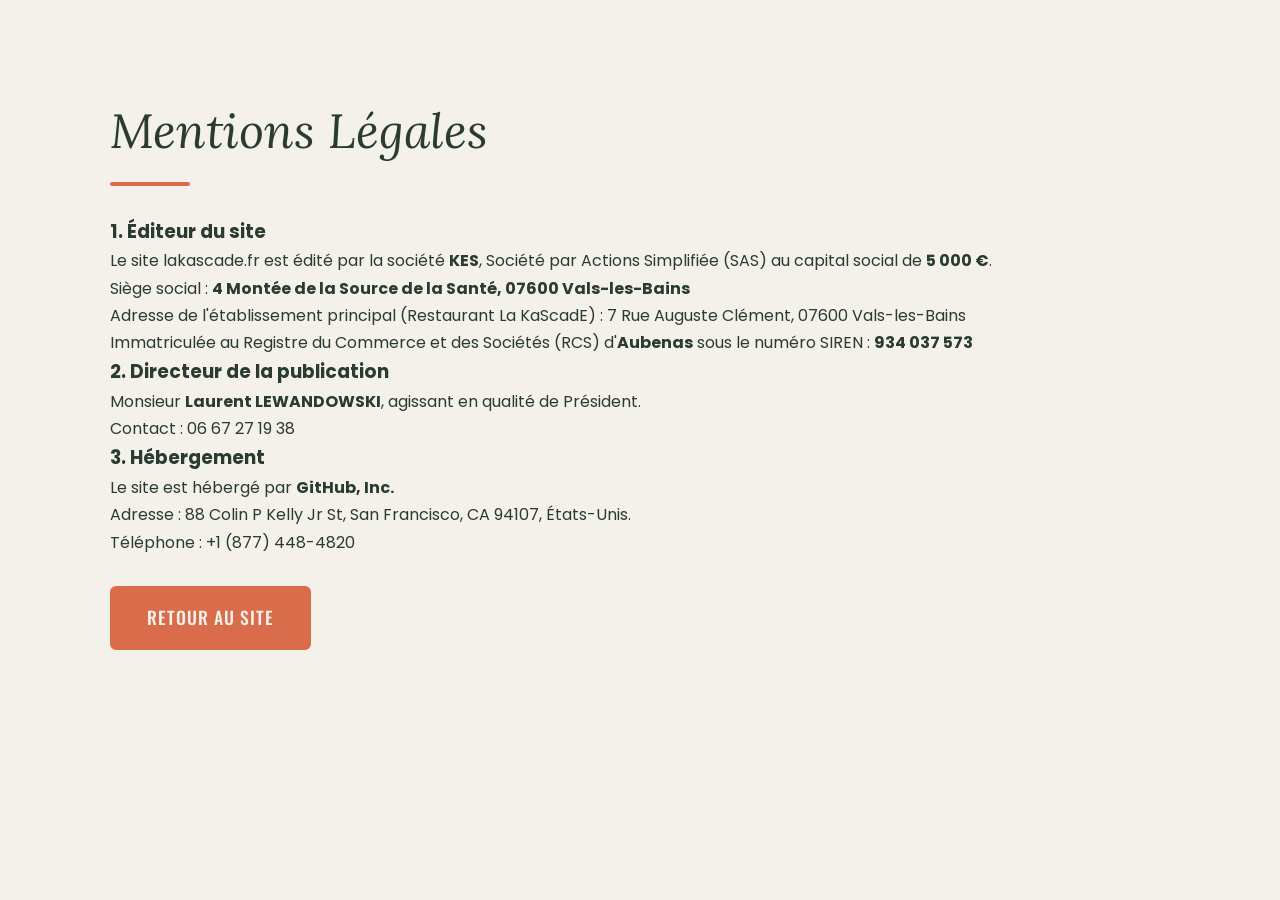
<file: mentions-legales.html>
<!DOCTYPE html>
<html lang="fr">
<head>
    <meta charset="UTF-8">
    <meta name="viewport" content="width=device-width, initial-scale=1.0">
    <title>Mentions Légales | La KaScadE</title>
    <link href="https://fonts.googleapis.com/css2?family=Lora:ital,wght@0,400;0,600;1,400&family=Oswald:wght@400;500;700&family=Poppins:wght@300;400;500;600&display=swap" rel="stylesheet">
    <link rel="stylesheet" href="style.css">
</head>
<body class="bg-light">
    <section class="section container">
        <h1 class="section-title">Mentions Légales</h1>
        <div class="divider"></div>
        
        <div style="color: var(--primary-dark);">
            <h3>1. Éditeur du site</h3>
            <p>Le site lakascade.fr est édité par la société <strong>KES</strong>, Société par Actions Simplifiée (SAS) au capital social de <strong>5 000 €</strong>.<br>
            Siège social : <strong>4 Montée de la Source de la Santé, 07600 Vals-les-Bains</strong><br>
            Adresse de l'établissement principal (Restaurant La KaScadE) : 7 Rue Auguste Clément, 07600 Vals-les-Bains<br>
            Immatriculée au Registre du Commerce et des Sociétés (RCS) d'<strong>Aubenas</strong> sous le numéro SIREN : <strong>934 037 573</strong><br>
            </strong></p>
            
            <h3>2. Directeur de la publication</h3>
            <p>Monsieur <strong>Laurent LEWANDOWSKI</strong>, agissant en qualité de Président.<br>
            Contact : 06 67 27 19 38</p>

            <h3>3. Hébergement</h3>
            <p>Le site est hébergé par <strong>GitHub, Inc.</strong><br>
            Adresse : 88 Colin P Kelly Jr St, San Francisco, CA 94107, États-Unis.<br>
            Téléphone : +1 (877) 448-4820</p>
        </div>
        <a href="index.html" class="btn btn-primary" style="margin-top: 30px;">Retour au site</a>
    </section>
</body>
</html>
</file>
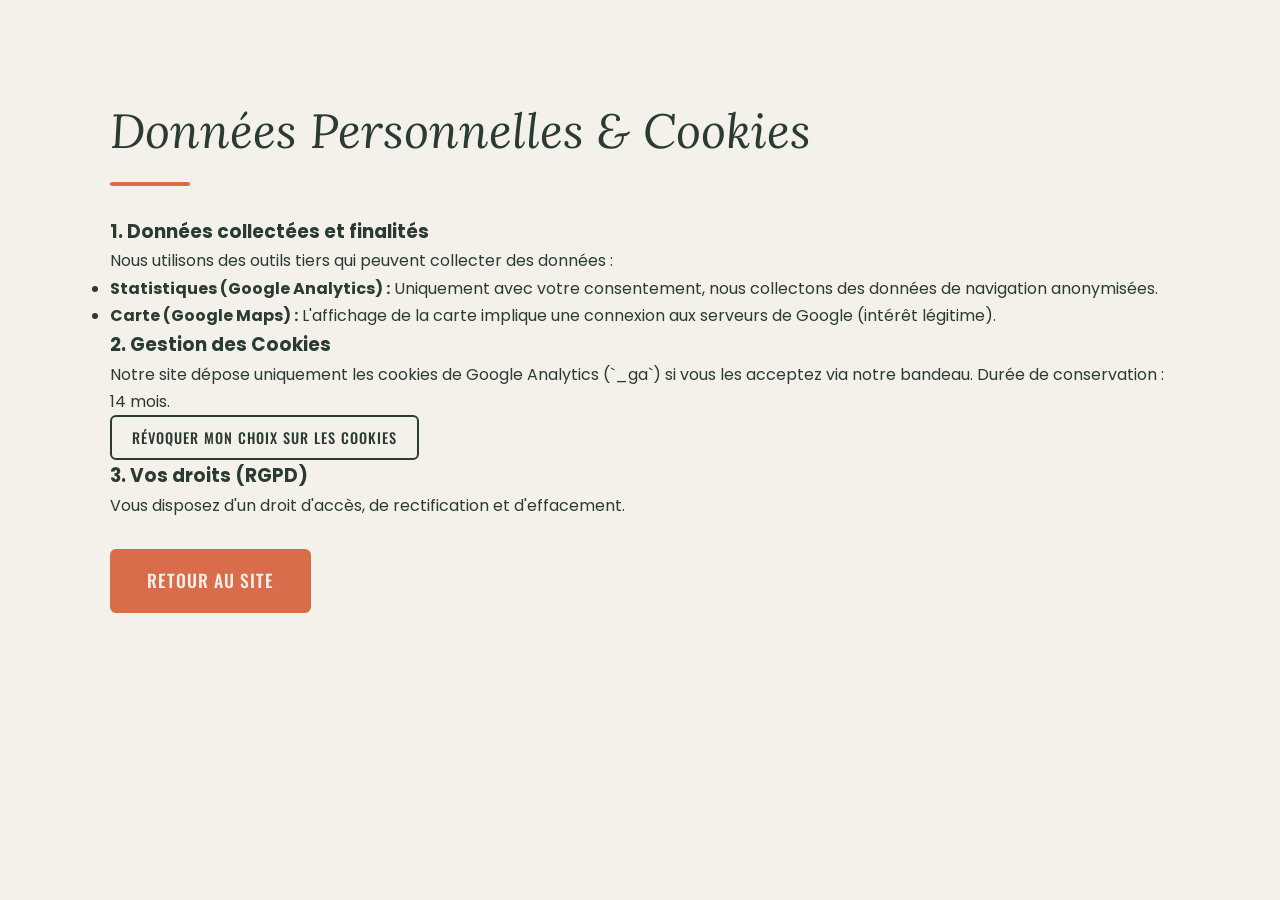
<file: politique-confidentialite.html>
<!DOCTYPE html>
<html lang="fr">
<head>
    <meta charset="UTF-8">
    <meta name="viewport" content="width=device-width, initial-scale=1.0">
    <title>Confidentialité | La KaScadE</title>
    <link href="https://fonts.googleapis.com/css2?family=Lora:ital,wght@0,400;0,600;1,400&family=Oswald:wght@400;500;700&family=Poppins:wght@300;400;500;600&display=swap" rel="stylesheet">
    <link rel="stylesheet" href="style.css">
</head>
<body class="bg-light">
    <section class="section container">
        <h1 class="section-title">Données Personnelles & Cookies</h1>
        <div class="divider"></div>
        
        <div style="color: var(--primary-dark);">
            <h3>1. Données collectées et finalités</h3>
            <p>Nous utilisons des outils tiers qui peuvent collecter des données :</p>
            <ul>
                <li><strong>Statistiques (Google Analytics) :</strong> Uniquement avec votre consentement, nous collectons des données de navigation anonymisées.</li>
                <li><strong>Carte (Google Maps) :</strong> L'affichage de la carte implique une connexion aux serveurs de Google (intérêt légitime).</li>
            </ul>

            <h3>2. Gestion des Cookies</h3>
            <p>Notre site dépose uniquement les cookies de Google Analytics (`_ga`) si vous les acceptez via notre bandeau. Durée de conservation : 14 mois.</p>
            <p><button class="btn btn-outline" style="border-color:var(--primary-dark); color:var(--primary-dark); padding: 10px 20px; font-size: 0.9rem;" onclick="localStorage.removeItem('kascade_cookie_consent'); location.reload();">Révoquer mon choix sur les cookies</button></p>

            <h3>3. Vos droits (RGPD)</h3>
            <p>Vous disposez d'un droit d'accès, de rectification et d'effacement.</p>
        </div>
        <a href="index.html" class="btn btn-primary" style="margin-top: 30px;">Retour au site</a>
    </section>
</body>
</html>
</file>
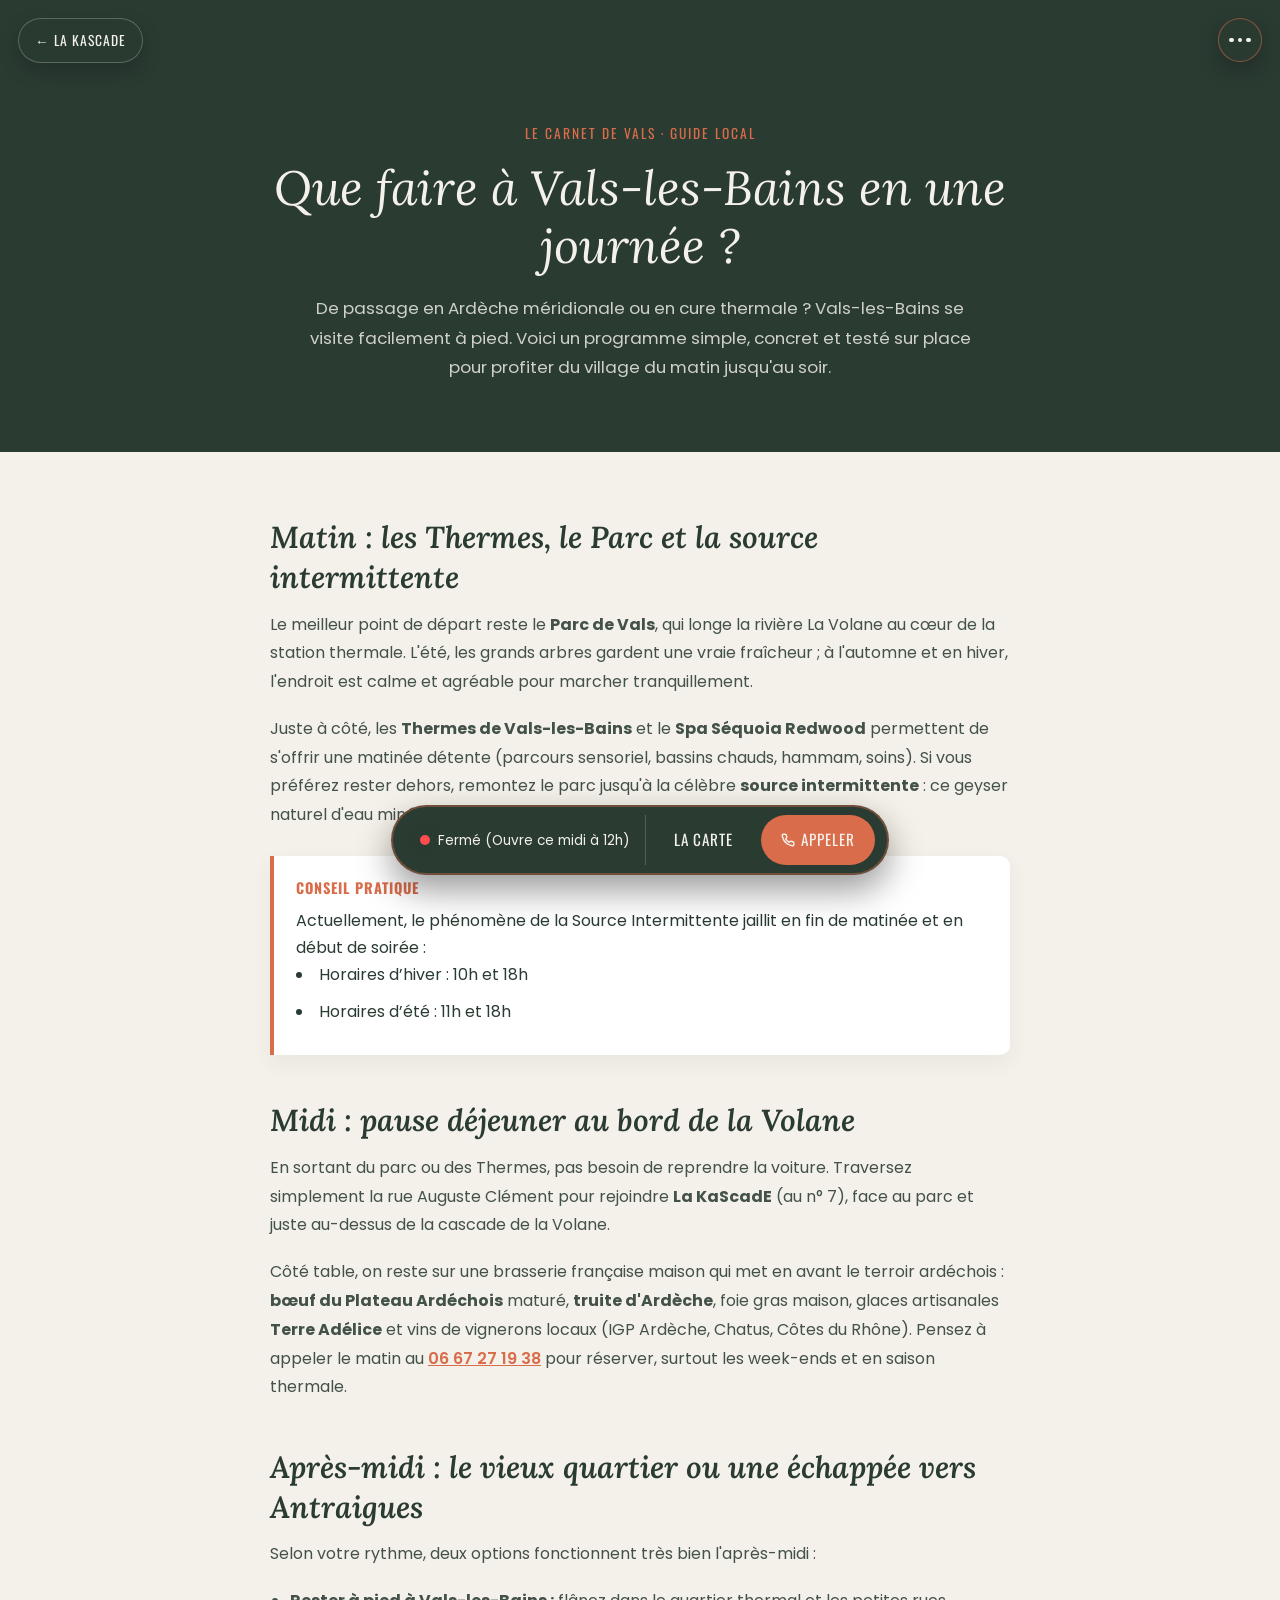
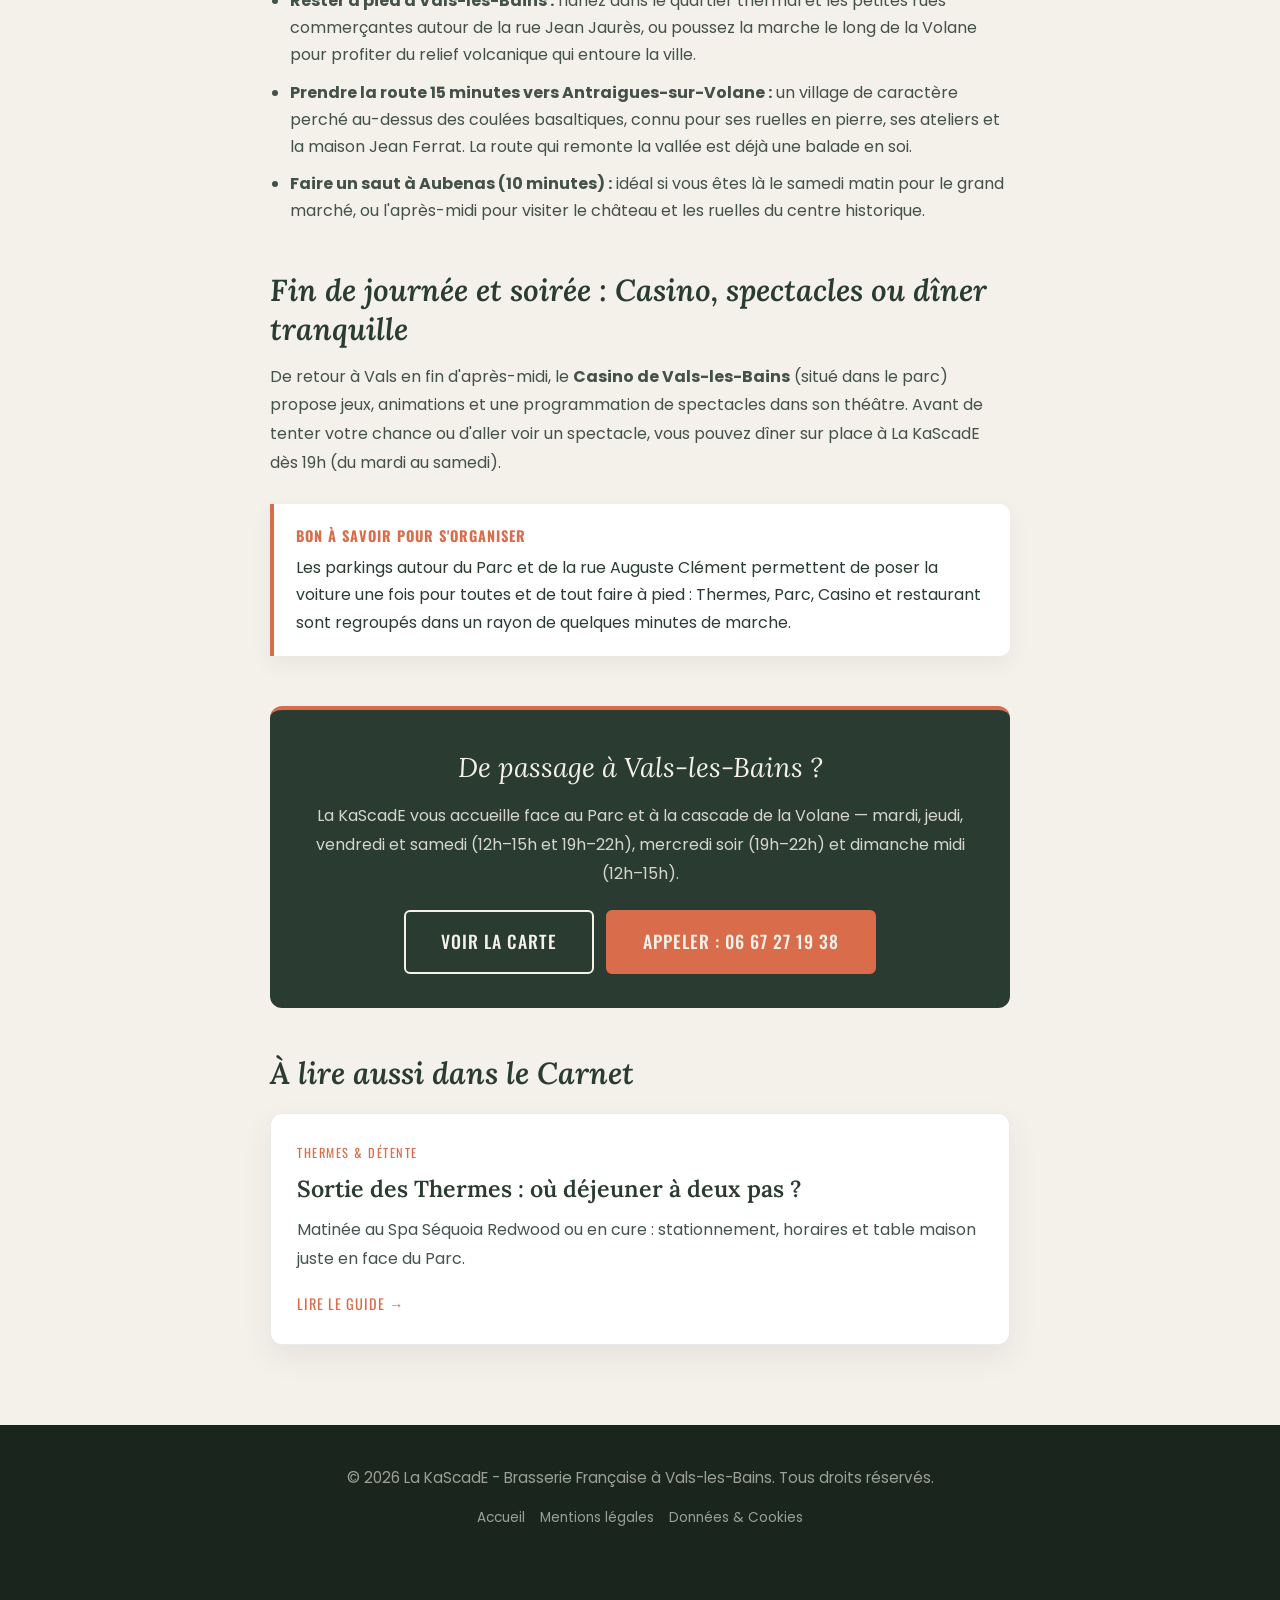
<file: que-faire-vals-les-bains.html>
<!DOCTYPE html>
<html lang="fr">
<head>
    <meta charset="UTF-8">
    <meta name="viewport" content="width=device-width, initial-scale=1.0">
    <title>Que faire à Vals-les-Bains en une journée ? | Le Carnet de La KaScadE</title>
    <meta name="description" content="Thermes, source intermittente, Parc de Vals, Casino, balades au bord de la Volane et pause déjeuner face à la cascade : notre itinéraire concret pour profiter de Vals-les-Bains.">

    <meta property="og:type" content="article">
    <meta property="og:title" content="Que faire à Vals-les-Bains en une journée ?">
    <meta property="og:description" content="Parc thermal, source intermittente, Thermes, Casino et bonne table face à la cascade : le guide local de Vals-les-Bains en Ardèche.">
    <meta property="og:url" content="https://lakascade.fr/que-faire-vals-les-bains.html">
    <meta property="og:image" content="https://lakascade.fr/images/histoire.png">
    <meta property="og:locale" content="fr_FR">

    <link rel="icon" href="images/favicon.png?v=2" type="image/png">
    <link rel="preconnect" href="https://fonts.googleapis.com">
    <link rel="preconnect" href="https://fonts.gstatic.com" crossorigin>
    <link href="https://fonts.googleapis.com/css2?family=Lora:ital,wght@0,400;0,600;1,400&family=Oswald:wght@400;500;700&family=Poppins:wght@300;400;500;600&display=swap" rel="stylesheet">
    <link rel="stylesheet" href="style.css?v=6">

    <script type="application/ld+json">
    {
      "@context": "https://schema.org",
      "@graph": [
        {
          "@type": "Article",
          "headline": "Que faire à Vals-les-Bains en une journée ?",
          "description": "Itinéraire pratique et conseils locaux pour visiter Vals-les-Bains en Ardèche : Parc thermal, source intermittente, Thermes, Casino, villages alentour et pause déjeuner au bord de la Volane.",
          "author": {
            "@type": "Organization",
            "name": "La KaScadE",
            "url": "https://lakascade.fr/"
          },
          "publisher": {
            "@type": "Organization",
            "name": "La KaScadE",
            "logo": {
              "@type": "ImageObject",
              "url": "https://lakascade.fr/images/Logo.png"
            }
          },
          "mainEntityOfPage": "https://lakascade.fr/que-faire-vals-les-bains.html",
          "inLanguage": "fr"
        },
        {
          "@type": "BreadcrumbList",
          "itemListElement": [
            { "@type": "ListItem", "position": 1, "name": "Accueil", "item": "https://lakascade.fr/" },
            { "@type": "ListItem", "position": 2, "name": "Que faire à Vals-les-Bains", "item": "https://lakascade.fr/que-faire-vals-les-bains.html" }
          ]
        }
      ]
    }
    </script>
</head>
<body>

    <!-- RETOUR ACCUEIL (HAUT GAUCHE) -->
    <a href="index.html" class="article-back">← La KaScadE</a>

    <!-- MENU RAPIDE (3 POINTS HAUT DROITE) -->
    <nav class="quick-nav" aria-label="Navigation rapide">
        <button id="quick-nav-btn" class="quick-nav-btn" aria-label="Ouvrir le menu" aria-expanded="false">
            <span></span><span></span><span></span>
        </button>
        <div id="quick-nav-menu" class="quick-nav-menu">
            <a href="index.html">Accueil</a>
            <a href="index.html#actualites">En ce moment</a>
            <a href="index.html#menu">La Carte</a>
            <a href="index.html#contact">Infos & Accès</a>
        </div>
    </nav>

    <!-- EN-TÊTE DU GUIDE -->
    <header class="article-hero">
        <span class="article-kicker">Le Carnet de Vals · Guide local</span>
        <h1>Que faire à Vals-les-Bains en une journée ?</h1>
        <p class="article-lead">De passage en Ardèche méridionale ou en cure thermale ? Vals-les-Bains se visite facilement à pied. Voici un programme simple, concret et testé sur place pour profiter du village du matin jusqu'au soir.</p>
    </header>

    <!-- CONTENU DU GUIDE -->
    <main class="article-body">
        <h2>Matin : les Thermes, le Parc et la source intermittente</h2>
        <p>Le meilleur point de départ reste le <strong>Parc de Vals</strong>, qui longe la rivière La Volane au cœur de la station thermale. L'été, les grands arbres gardent une vraie fraîcheur ; à l'automne et en hiver, l'endroit est calme et agréable pour marcher tranquillement.</p>
        <p>Juste à côté, les <strong>Thermes de Vals-les-Bains</strong> et le <strong>Spa Séquoia Redwood</strong> permettent de s'offrir une matinée détente (parcours sensoriel, bassins chauds, hammam, soins). Si vous préférez rester dehors, remontez le parc jusqu'à la célèbre <strong>source intermittente</strong> : ce geyser naturel d'eau minérale jaillit régulièrement toutes les six heures environ.</p>

        <div class="tip-box">
            <strong>Conseil pratique</strong>
            Actuellement, le phénomène de la Source Intermittente jaillit en fin de matinée et en début de soirée :
			<li>Horaires d’hiver : 10h et 18h</li>
			<li>Horaires d’été : 11h et 18h</li>
        </div>

        <h2>Midi : pause déjeuner au bord de la Volane</h2>
        <p>En sortant du parc ou des Thermes, pas besoin de reprendre la voiture. Traversez simplement la rue Auguste Clément pour rejoindre <strong>La KaScadE</strong> (au n° 7), face au parc et juste au-dessus de la cascade de la Volane.</p>
        <p>Côté table, on reste sur une brasserie française maison qui met en avant le terroir ardéchois : <strong>bœuf du Plateau Ardéchois</strong> maturé, <strong>truite d'Ardèche</strong>, foie gras maison, glaces artisanales <strong>Terre Adélice</strong> et vins de vignerons locaux (IGP Ardèche, Chatus, Côtes du Rhône). Pensez à appeler le matin au <a href="tel:+33667271938" style="color: var(--accent-gold); font-weight: 600;">06 67 27 19 38</a> pour réserver, surtout les week-ends et en saison thermale.</p>

        <h2>Après-midi : le vieux quartier ou une échappée vers Antraigues</h2>
        <p>Selon votre rythme, deux options fonctionnent très bien l'après-midi :</p>
        <ul>
            <li><strong>Rester à pied à Vals-les-Bains :</strong> flânez dans le quartier thermal et les petites rues commerçantes autour de la rue Jean Jaurès, ou poussez la marche le long de la Volane pour profiter du relief volcanique qui entoure la ville.</li>
            <li><strong>Prendre la route 15 minutes vers Antraigues-sur-Volane :</strong> un village de caractère perché au-dessus des coulées basaltiques, connu pour ses ruelles en pierre, ses ateliers et la maison Jean Ferrat. La route qui remonte la vallée est déjà une balade en soi.</li>
            <li><strong>Faire un saut à Aubenas (10 minutes) :</strong> idéal si vous êtes là le samedi matin pour le grand marché, ou l'après-midi pour visiter le château et les ruelles du centre historique.</li>
        </ul>

        <h2>Fin de journée et soirée : Casino, spectacles ou dîner tranquille</h2>
        <p>De retour à Vals en fin d'après-midi, le <strong>Casino de Vals-les-Bains</strong> (situé dans le parc) propose jeux, animations et une programmation de spectacles dans son théâtre. Avant de tenter votre chance ou d'aller voir un spectacle, vous pouvez dîner sur place à La KaScadE dès 19h (du mardi au samedi).</p>

        <div class="tip-box">
            <strong>Bon à savoir pour s'organiser</strong>
            Les parkings autour du Parc et de la rue Auguste Clément permettent de poser la voiture une fois pour toutes et de tout faire à pied : Thermes, Parc, Casino et restaurant sont regroupés dans un rayon de quelques minutes de marche.
        </div>

        <!-- BLOC ACTION VERS LA KASCADE -->
        <section class="article-cta-box">
            <h3>De passage à Vals-les-Bains ?</h3>
            <p>La KaScadE vous accueille face au Parc et à la cascade de la Volane — mardi, jeudi, vendredi et samedi (12h–15h et 19h–22h), mercredi soir (19h–22h) et dimanche midi (12h–15h).</p>
            <div class="article-cta-actions">
                <a href="index.html#menu" class="btn btn-outline">Voir la carte</a>
                <a href="tel:+33667271938" class="btn btn-primary">Appeler : 06 67 27 19 38</a>
            </div>
        </section>
<!-- MAILLAGE INTERNE VERS L'AUTRE GUIDE -->
        <h2>À lire aussi dans le Carnet</h2>
        <div class="guide-grid" style="margin-top: 20px;">
            <a href="thermes-vals-les-bains.html" class="guide-card">
                <span class="guide-tag">Thermes & Détente</span>
                <h3>Sortie des Thermes : où déjeuner à deux pas ?</h3>
                <p>Matinée au Spa Séquoia Redwood ou en cure : stationnement, horaires et table maison juste en face du Parc.</p>
                <span class="guide-link">Lire le guide →</span>
            </a>
        </div>
    </main>

    <footer>
        <div class="container">
            <p>&copy; 2026 La KaScadE - Brasserie Française à Vals-les-Bains. Tous droits réservés.</p>
            <div style="margin-top: 15px; font-size: 0.85rem; display: flex; justify-content: center; gap: 15px; flex-wrap: wrap;">
                <a href="index.html" style="color: rgba(244, 241, 234, 0.6); text-decoration: none;">Accueil</a>
                <a href="mentions-legales.html" style="color: rgba(244, 241, 234, 0.6); text-decoration: none;">Mentions légales</a>
                <a href="politique-confidentialite.html" style="color: rgba(244, 241, 234, 0.6); text-decoration: none;">Données & Cookies</a>
            </div>
        </div>
    </footer>

    <!-- BARRE D'ACTION FLOTTANTE -->
    <div class="floating-bar">
        <div class="status-indicator">
            <span id="status-dot" class="dot"></span>
            <span id="status-text" class="status-text">Vérification...</span>
        </div>
        <a href="index.html#menu" class="float-item">La Carte</a>
        <a href="tel:+33667271938" class="float-item highlight float-call">
            <svg xmlns="http://www.w3.org/2000/svg" width="14" height="14" viewBox="0 0 24 24" fill="none" stroke="currentColor" stroke-width="2.5" stroke-linecap="round" stroke-linejoin="round"><path d="M22 16.92v3a2 2 0 0 1-2.18 2 19.79 19.79 0 0 1-8.63-3.07 19.5 19.5 0 0 1-6-6 19.79 19.79 0 0 1-3.07-8.67A2 2 0 0 1 4.11 2h3a2 2 0 0 1 2 1.72 12.84 12.84 0 0 0 .7 2.81 2 2 0 0 1-.45 2.11L8.09 9.91a16 16 0 0 0 6 6l1.27-1.27a2 2 0 0 1 2.11-.45 12.84 12.84 0 0 0 2.81.7A2 2 0 0 1 22 16.92z"/></svg>
            Appeler
        </a>
    </div>

    <script src="app.js"></script>
</body>
</html>
</file>
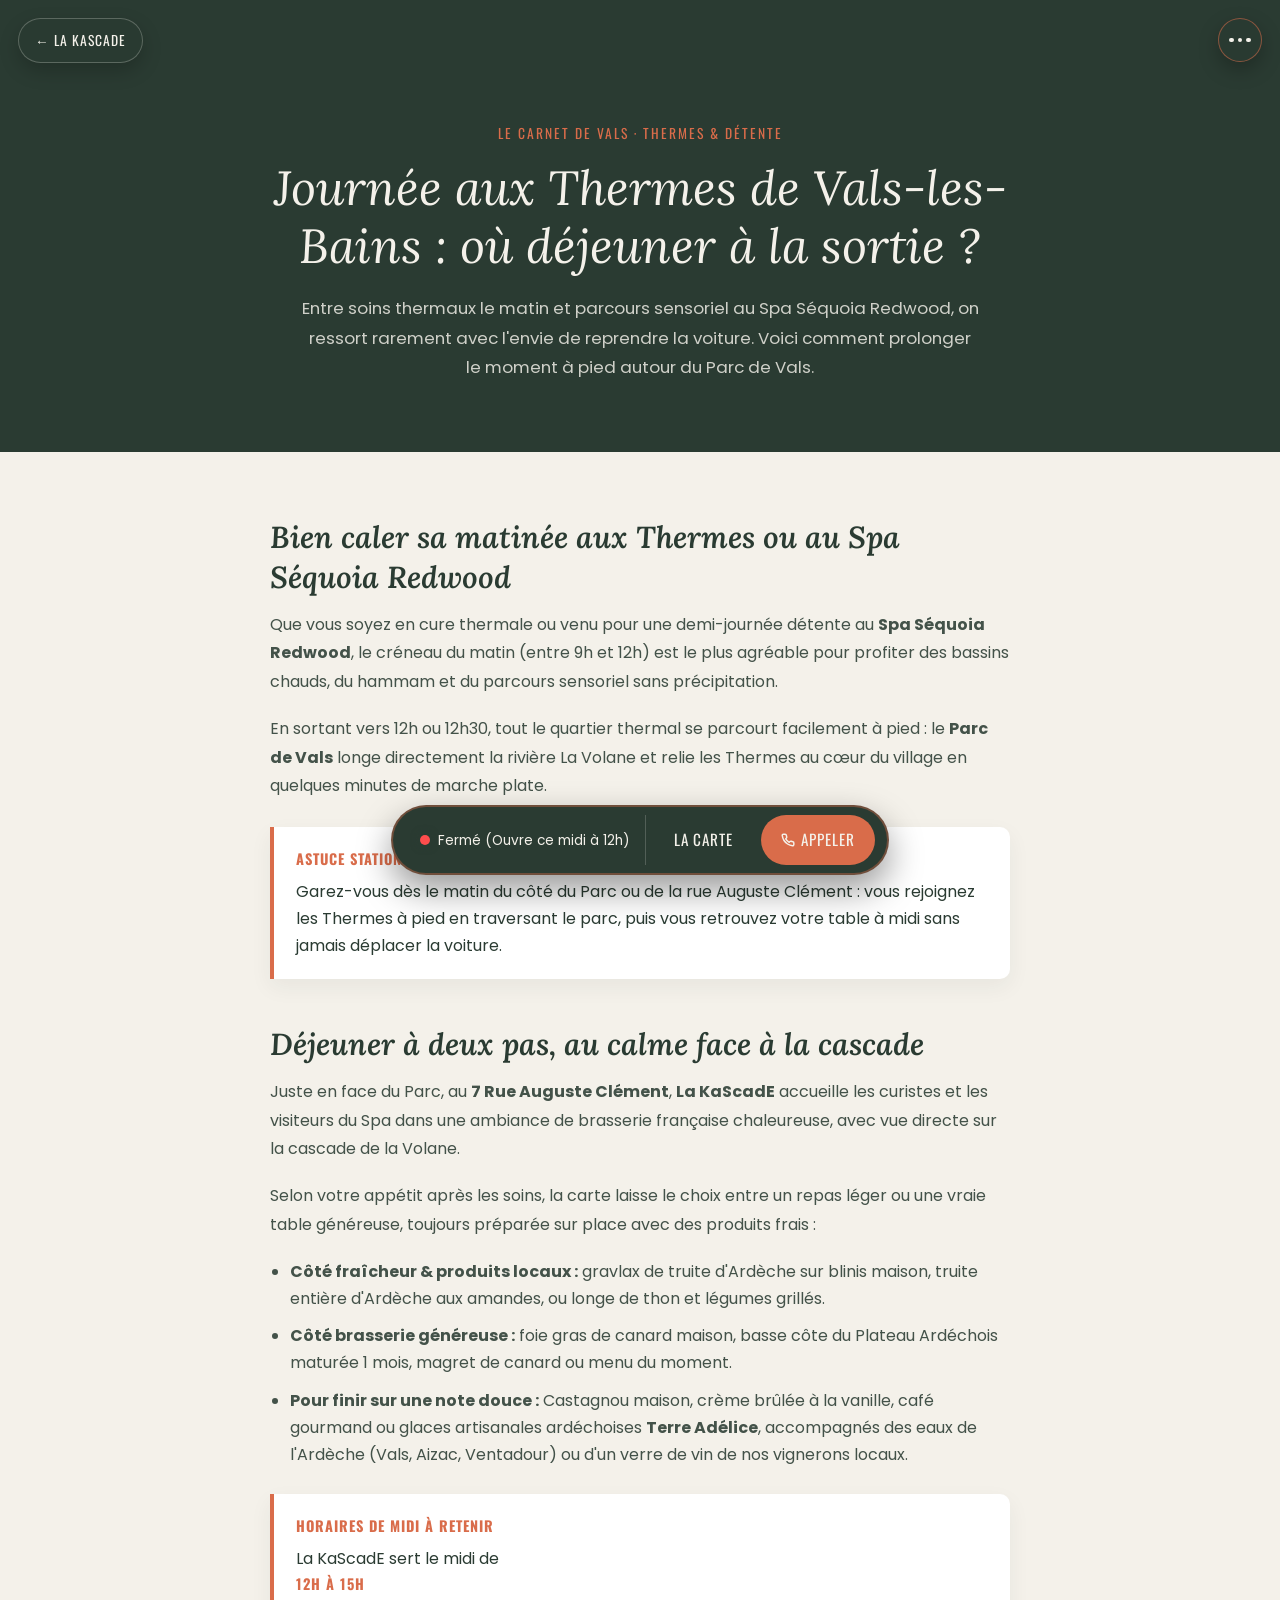
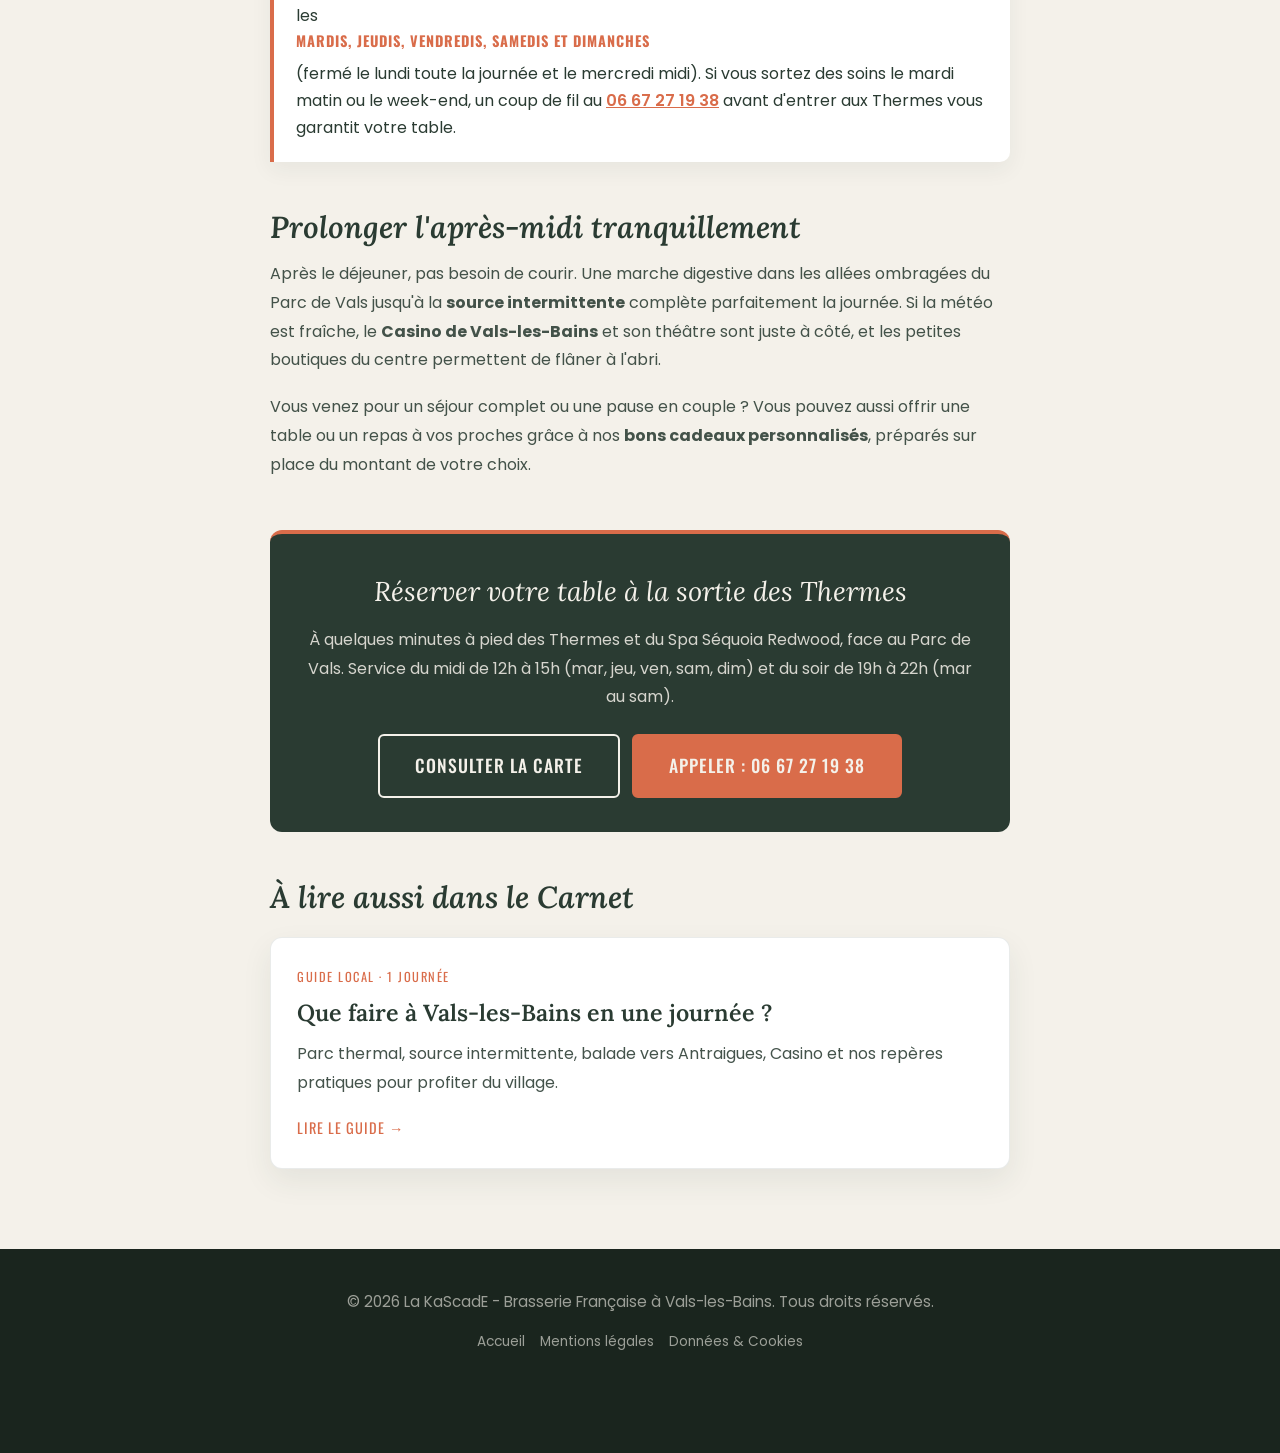
<file: thermes-vals-les-bains.html>
<!DOCTYPE html>
<html lang="fr">
<head>
    <meta charset="UTF-8">
    <meta name="viewport" content="width=device-width, initial-scale=1.0">
    <title>Journée aux Thermes de Vals-les-Bains : où déjeuner à la sortie ? | La KaScadE</title>
    <meta name="description" content="Vous passez la matinée aux Thermes de Vals-les-Bains ou au Spa Séquoia Redwood ? Conseils pratiques, stationnement et pause déjeuner maison à deux pas, face à la cascade de la Volane.">

    <meta property="og:type" content="article">
    <meta property="og:title" content="Journée aux Thermes de Vals-les-Bains : où déjeuner à la sortie ?">
    <meta property="og:description" content="Horaires, parking et bonne table maison à quelques minutes à pied des Thermes et du Spa Séquoia Redwood à Vals-les-Bains.">
    <meta property="og:url" content="https://lakascade.fr/thermes-vals-les-bains.html">
    <meta property="og:image" content="https://lakascade.fr/images/histoire.png">
    <meta property="og:locale" content="fr_FR">

    <link rel="icon" href="images/favicon.png?v=2" type="image/png">
    <link rel="preconnect" href="https://fonts.googleapis.com">
    <link rel="preconnect" href="https://fonts.gstatic.com" crossorigin>
    <link href="https://fonts.googleapis.com/css2?family=Lora:ital,wght@0,400;0,600;1,400&family=Oswald:wght@400;500;700&family=Poppins:wght@300;400;500;600&display=swap" rel="stylesheet">
    <link rel="stylesheet" href="style.css?v=6">

    <script type="application/ld+json">
    {
      "@context": "https://schema.org",
      "@graph": [
        {
          "@type": "Article",
          "headline": "Journée aux Thermes de Vals-les-Bains : où déjeuner à la sortie ?",
          "description": "Guide pratique pour organiser sa sortie des Thermes de Vals-les-Bains ou du Spa Séquoia Redwood : organisation de la matinée, stationnement et déjeuner maison à La KaScadE, à deux pas du Parc de Vals.",
          "author": {
            "@type": "Organization",
            "name": "La KaScadE",
            "url": "https://lakascade.fr/"
          },
          "publisher": {
            "@type": "Organization",
            "name": "La KaScadE",
            "logo": {
              "@type": "ImageObject",
              "url": "https://lakascade.fr/images/Logo.png"
            }
          },
          "mainEntityOfPage": "https://lakascade.fr/thermes-vals-les-bains.html",
          "inLanguage": "fr"
        },
        {
          "@type": "BreadcrumbList",
          "itemListElement": [
            { "@type": "ListItem", "position": 1, "name": "Accueil", "item": "https://lakascade.fr/" },
            { "@type": "ListItem", "position": 2, "name": "Thermes de Vals-les-Bains : où manger", "item": "https://lakascade.fr/thermes-vals-les-bains.html" }
          ]
        }
      ]
    }
    </script>
</head>
<body>

    <!-- RETOUR ACCUEIL (HAUT GAUCHE) -->
    <a href="index.html" class="article-back">← La KaScadE</a>

    <!-- MENU RAPIDE (3 POINTS HAUT DROITE) -->
    <nav class="quick-nav" aria-label="Navigation rapide">
        <button id="quick-nav-btn" class="quick-nav-btn" aria-label="Ouvrir le menu" aria-expanded="false">
            <span></span><span></span><span></span>
        </button>
        <div id="quick-nav-menu" class="quick-nav-menu">
            <a href="index.html">Accueil</a>
            <a href="index.html#actualites">En ce moment</a>
            <a href="index.html#menu">La Carte</a>
            <a href="que-faire-vals-les-bains.html">Que faire à Vals ?</a>
            <a href="index.html#contact">Infos & Accès</a>
        </div>
    </nav>

    <!-- EN-TÊTE DU GUIDE -->
    <header class="article-hero">
        <span class="article-kicker">Le Carnet de Vals · Thermes & Détente</span>
        <h1>Journée aux Thermes de Vals-les-Bains : où déjeuner à la sortie ?</h1>
        <p class="article-lead">Entre soins thermaux le matin et parcours sensoriel au Spa Séquoia Redwood, on ressort rarement avec l'envie de reprendre la voiture. Voici comment prolonger le moment à pied autour du Parc de Vals.</p>
    </header>

    <!-- CONTENU DU GUIDE -->
    <main class="article-body">
        <h2>Bien caler sa matinée aux Thermes ou au Spa Séquoia Redwood</h2>
        <p>Que vous soyez en cure thermale ou venu pour une demi-journée détente au <strong>Spa Séquoia Redwood</strong>, le créneau du matin (entre 9h et 12h) est le plus agréable pour profiter des bassins chauds, du hammam et du parcours sensoriel sans précipitation.</p>
        <p>En sortant vers 12h ou 12h30, tout le quartier thermal se parcourt facilement à pied : le <strong>Parc de Vals</strong> longe directement la rivière La Volane et relie les Thermes au cœur du village en quelques minutes de marche plate.</p>

        <div class="tip-box">
            <strong>Astuce stationnement</strong>
            Garez-vous dès le matin du côté du Parc ou de la rue Auguste Clément : vous rejoignez les Thermes à pied en traversant le parc, puis vous retrouvez votre table à midi sans jamais déplacer la voiture.
        </div>

        <h2>Déjeuner à deux pas, au calme face à la cascade</h2>
        <p>Juste en face du Parc, au <strong>7 Rue Auguste Clément</strong>, <strong>La KaScadE</strong> accueille les curistes et les visiteurs du Spa dans une ambiance de brasserie française chaleureuse, avec vue directe sur la cascade de la Volane.</p>
        <p>Selon votre appétit après les soins, la carte laisse le choix entre un repas léger ou une vraie table généreuse, toujours préparée sur place avec des produits frais :</p>
        <ul>
            <li><strong>Côté fraîcheur & produits locaux :</strong> gravlax de truite d'Ardèche sur blinis maison, truite entière d'Ardèche aux amandes, ou longe de thon et légumes grillés.</li>
            <li><strong>Côté brasserie généreuse :</strong> foie gras de canard maison, basse côte du Plateau Ardéchois maturée 1 mois, magret de canard ou menu du moment.</li>
            <li><strong>Pour finir sur une note douce :</strong> Castagnou maison, crème brûlée à la vanille, café gourmand ou glaces artisanales ardéchoises <strong>Terre Adélice</strong>, accompagnés des eaux de l'Ardèche (Vals, Aizac, Ventadour) ou d'un verre de vin de nos vignerons locaux.</li>
        </ul>

        <div class="tip-box">
            <strong>Horaires de midi à retenir</strong>
            La KaScadE sert le midi de <strong>12h à 15h</strong> les <strong>mardis, jeudis, vendredis, samedis et dimanches</strong> (fermé le lundi toute la journée et le mercredi midi). Si vous sortez des soins le mardi matin ou le week-end, un coup de fil au <a href="tel:+33667271938" style="color: var(--accent-gold); font-weight: 600;">06 67 27 19 38</a> avant d'entrer aux Thermes vous garantit votre table.
        </div>

        <h2>Prolonger l'après-midi tranquillement</h2>
        <p>Après le déjeuner, pas besoin de courir. Une marche digestive dans les allées ombragées du Parc de Vals jusqu'à la <strong>source intermittente</strong> complète parfaitement la journée. Si la météo est fraîche, le <strong>Casino de Vals-les-Bains</strong> et son théâtre sont juste à côté, et les petites boutiques du centre permettent de flâner à l'abri.</p>
        <p>Vous venez pour un séjour complet ou une pause en couple ? Vous pouvez aussi offrir une table ou un repas à vos proches grâce à nos <strong>bons cadeaux personnalisés</strong>, préparés sur place du montant de votre choix.</p>

        <!-- BLOC ACTION VERS LA KASCADE -->
        <section class="article-cta-box">
            <h3>Réserver votre table à la sortie des Thermes</h3>
            <p>À quelques minutes à pied des Thermes et du Spa Séquoia Redwood, face au Parc de Vals. Service du midi de 12h à 15h (mar, jeu, ven, sam, dim) et du soir de 19h à 22h (mar au sam).</p>
            <div class="article-cta-actions">
                <a href="index.html#menu" class="btn btn-outline">Consulter la carte</a>
                <a href="tel:+33667271938" class="btn btn-primary">Appeler : 06 67 27 19 38</a>
            </div>
        </section>

        <!-- MAILLAGE INTERNE VERS L'AUTRE GUIDE -->
        <h2>À lire aussi dans le Carnet</h2>
        <div class="guide-grid" style="margin-top: 20px;">
            <a href="que-faire-vals-les-bains.html" class="guide-card">
                <span class="guide-tag">Guide local · 1 journée</span>
                <h3>Que faire à Vals-les-Bains en une journée ?</h3>
                <p>Parc thermal, source intermittente, balade vers Antraigues, Casino et nos repères pratiques pour profiter du village.</p>
                <span class="guide-link">Lire le guide →</span>
            </a>
        </div>
    </main>

    <footer>
        <div class="container">
            <p>&copy; 2026 La KaScadE - Brasserie Française à Vals-les-Bains. Tous droits réservés.</p>
            <div style="margin-top: 15px; font-size: 0.85rem; display: flex; justify-content: center; gap: 15px; flex-wrap: wrap;">
                <a href="index.html" style="color: rgba(244, 241, 234, 0.6); text-decoration: none;">Accueil</a>
                <a href="mentions-legales.html" style="color: rgba(244, 241, 234, 0.6); text-decoration: none;">Mentions légales</a>
                <a href="politique-confidentialite.html" style="color: rgba(244, 241, 234, 0.6); text-decoration: none;">Données & Cookies</a>
            </div>
        </div>
    </footer>

    <!-- BARRE D'ACTION FLOTTANTE -->
    <div class="floating-bar">
        <div class="status-indicator">
            <span id="status-dot" class="dot"></span>
            <span id="status-text" class="status-text">Vérification...</span>
        </div>
        <a href="index.html#menu" class="float-item">La Carte</a>
        <a href="tel:+33667271938" class="float-item highlight float-call">
            <svg xmlns="http://www.w3.org/2000/svg" width="14" height="14" viewBox="0 0 24 24" fill="none" stroke="currentColor" stroke-width="2.5" stroke-linecap="round" stroke-linejoin="round"><path d="M22 16.92v3a2 2 0 0 1-2.18 2 19.79 19.79 0 0 1-8.63-3.07 19.5 19.5 0 0 1-6-6 19.79 19.79 0 0 1-3.07-8.67A2 2 0 0 1 4.11 2h3a2 2 0 0 1 2 1.72 12.84 12.84 0 0 0 .7 2.81 2 2 0 0 1-.45 2.11L8.09 9.91a16 16 0 0 0 6 6l1.27-1.27a2 2 0 0 1 2.11-.45 12.84 12.84 0 0 0 2.81.7A2 2 0 0 1 22 16.92z"/></svg>
            Appeler
        </a>
    </div>

    <script src="app.js"></script>
</body>
</html>
</file>
<file: style.css>
:root {
    --primary-dark: #2A3B32; /* Vert Forêt / Ardoise (Convivial et nature) */
    --primary-light: #F4F1EA; /* Blanc cassé / Avoine (Chaleureux) */
    --accent-gold: #D96C4A; /* Terracotta / Brique (Gourmand et dynamique) */
    --font-title: 'Oswald', sans-serif; /* Police style enseigne de bistrot moderne */
    --font-subtitle: 'Lora', serif; /* Police douce et lisible */
    --font-body: 'Poppins', sans-serif; 
}

* { margin: 0; padding: 0; box-sizing: border-box; }
html { scroll-behavior: smooth; }
body { font-family: var(--font-body); color: var(--primary-dark); background-color: var(--primary-light); line-height: 1.7; overflow-x: hidden; }

/* Typographie modernisée */
.title { font-family: var(--font-title); font-size: 5.5rem; font-weight: 700; text-transform: uppercase; letter-spacing: 2px; line-height: 1.1; }
.subtitle { font-family: var(--font-subtitle); font-style: italic; font-size: 1.4rem; margin-bottom: 15px; color: var(--accent-gold); }
.section-title { font-family: var(--font-title); font-size: 3.5rem; text-transform: uppercase; color: var(--primary-dark); margin-bottom: 10px; letter-spacing: 1px; }

.text-light { color: var(--primary-light) !important; }
.text-center { text-align: center; }
.bg-dark { background-color: var(--primary-dark); }
.bg-light { background-color: var(--primary-light); }
.bg-gold { background-color: var(--accent-gold); color: var(--primary-light); } /* Le fond Terracotta mettra le texte en blanc */

.divider { width: 80px; height: 4px; background-color: var(--accent-gold); margin-bottom: 30px; border-radius: 2px; }
.divider.center { margin: 0 auto 40px auto; }
.divider.gold { background-color: var(--accent-gold); }
.divider.text-light { background-color: var(--primary-light); }

.section { padding: 90px 20px; }
.container { max-width: 1100px; margin: 0 auto; }

.two-columns { display: flex; gap: 60px; align-items: center; }
.two-columns > div { flex: 1; }
@media (max-width: 768px) { .two-columns { flex-direction: column; } .title { font-size: 4rem; } .section-title { font-size: 2.5rem; } }

/* Boutons punchy et modernes (moins ronds) */
.btn {
    display: inline-block; padding: 15px 35px; font-family: var(--font-title); 
    text-decoration: none; text-transform: uppercase; letter-spacing: 1px; 
    font-size: 1.1rem; border-radius: 6px; transition: all 0.3s ease; cursor: pointer; border: none; font-weight: 500;
}
.btn-primary { background-color: var(--accent-gold); color: var(--primary-light); border: 2px solid var(--accent-gold); }
.btn-primary:hover { background-color: transparent; color: var(--accent-gold); }
.btn-outline { background-color: transparent; color: var(--primary-light); border: 2px solid var(--primary-light); }
.btn-outline:hover { background-color: var(--primary-light); color: var(--primary-dark); }

.hero {
    height: 100vh; background-image: url('images/histoire.png?v=3');
    background-size: cover; background-position: center 70%; position: relative; 
    display: flex; align-items: center; justify-content: center; text-align: center; color: var(--primary-light);
}
.hero-overlay { position: absolute; top: 0; left: 0; right: 0; bottom: 0; background-color: rgba(42, 59, 50, 0.7); } /* Overlay vert forêt transparent */
.hero-content { position: relative; z-index: 1; padding: 20px; }
.main-logo {
    width: 450px; /* Taille idéale sur ordinateur */
    max-width: 90vw; /* Empêche de déborder sur téléphone */
    height: auto;
}

.image-content img { width: 100%; border-radius: 8px; box-shadow: 0 20px 40px rgba(42, 59, 50, 0.15); }

/* --- MENU EN IMAGES --- */
.menu-tabs { display: flex; justify-content: center; flex-wrap: wrap; gap: 15px; margin-bottom: 50px; }
.tab-btn {
    background: transparent; color: rgba(244, 241, 234, 0.7); border: none; border-bottom: 3px solid transparent;
    padding: 10px 15px; font-family: var(--font-title); font-size: 1.2rem; letter-spacing: 1px;
    cursor: pointer; transition: all 0.3s ease; text-transform: uppercase;
}
.tab-btn:hover { color: var(--primary-light); }
.tab-btn.active { color: var(--accent-gold); border-bottom: 3px solid var(--accent-gold); }

.menu-image-container { 
    max-width: 550px; /* Au lieu de 800px pour réduire la taille des cartes */
    margin: 0 auto; text-align: center; min-height: 500px; 
}
.menu-img { 
    width: 100%; border-radius: 8px; box-shadow: 0 15px 35px rgba(0,0,0,0.3); 
    display: none; opacity: 0; transition: opacity 0.4s ease; 
}
.menu-img.active { 
    display: block; opacity: 1; 
}

/* --- CARROUSELS SCROLL INFINI --- */
.carousel-wrapper { overflow: hidden; white-space: nowrap; width: 100%; padding: 30px 0; position: relative; }
.carousel-wrapper::before, .carousel-wrapper::after {
    content: ""; position: absolute; top: 0; width: 100px; height: 100%; z-index: 2;
}
.bg-light .carousel-wrapper::before { left: 0; background: linear-gradient(to right, var(--primary-light), transparent); }
.bg-light .carousel-wrapper::after { right: 0; background: linear-gradient(to left, var(--primary-light), transparent); }
.bg-gold .carousel-wrapper::before { left: 0; background: linear-gradient(to right, var(--accent-gold), transparent); }
.bg-gold .carousel-wrapper::after { right: 0; background: linear-gradient(to left, var(--accent-gold), transparent); }

.carousel-track { display: inline-block; animation: scroll 40s linear infinite; }
.carousel-track:hover { animation-play-state: paused; }

.photos-track img { height: 300px; width: 240px; object-fit: cover; border-radius: 8px; margin: 0 12px; display: inline-block; box-shadow: 0 8px 20px rgba(0,0,0,0.15); }

.reviews-track .review-card {
    display: inline-block; white-space: normal; width: 340px; background: var(--primary-light);
    color: var(--primary-dark); padding: 30px; border-radius: 8px; margin: 0 15px;
    box-shadow: 0 10px 25px rgba(0,0,0,0.1); font-family: var(--font-subtitle); font-style: italic; vertical-align: top;
    font-size: 1.05rem;
}

@keyframes scroll { 0% { transform: translateX(0); } 100% { transform: translateX(-50%); } }

/* --- FORMULAIRE CARTE CADEAU --- */
.cadeau-form { max-width: 600px; margin: 0 auto; display: flex; flex-direction: column; gap: 15px; }
.cadeau-form input, .cadeau-form select, .cadeau-form textarea {
    width: 100%; padding: 16px; border-radius: 6px; border: 2px solid rgba(244, 241, 234, 0.1);
    background: rgba(255,255,255,0.03); color: var(--primary-light); font-family: var(--font-body); font-size: 1rem;
    transition: border-color 0.3s ease;
}
.cadeau-form input:focus, .cadeau-form textarea:focus { outline: none; border-color: var(--accent-gold); background: rgba(255,255,255,0.08); }
.cadeau-form input::placeholder, .cadeau-form textarea::placeholder { color: rgba(244, 241, 234, 0.5); }

.info-item { margin-bottom: 30px; color: var(--primary-light); }
.info-item h3 { font-family: var(--font-title); text-transform: uppercase; font-size: 1.4rem; margin-bottom: 5px; color: var(--primary-dark); }
.bg-gold .info-item p { color: var(--primary-light); }

.map-container { height: 420px; border-radius: 8px; overflow: hidden; box-shadow: 0 15px 40px rgba(42, 59, 50, 0.2); }

footer { 
    background-color: #1a251e; color: rgba(244, 241, 234, 0.6); 
    text-align: center; 
    padding: 40px 0 100px 0; /* Les 100px dégagent l'espace pour la barre flottante */
    font-size: 0.95rem; 
}

/* --- BARRE D'ACTION FLOTTANTE --- */
.floating-bar {
    position: fixed; bottom: 25px; left: 50%; transform: translateX(-50%);
    background-color: var(--primary-dark);
    border: 2px solid rgba(217, 108, 74, 0.4);
    padding: 8px 12px; border-radius: 50px; display: flex; gap: 8px;
    box-shadow: 0 15px 35px rgba(0, 0, 0, 0.4); z-index: 9999;
}

.float-item {
    color: var(--primary-light); text-decoration: none; font-family: var(--font-title);
    font-size: 0.95rem; letter-spacing: 1px; padding: 12px 20px; border-radius: 40px;
    transition: all 0.3s ease; white-space: nowrap; text-transform: uppercase;
}
.float-item:hover { color: var(--accent-gold); background-color: rgba(255, 255, 255, 0.05); }

.float-item.highlight { background-color: var(--accent-gold); color: var(--primary-light); }
.float-item.highlight:hover { background-color: var(--primary-light); color: var(--accent-gold); }

/* ========================================= */
/* 📱 OPTIMISATIONS POUR TÉLÉPHONES MOBILES  */
/* ========================================= */

/* 1. Bloquer définitivement la marge blanche à droite */
html, body {
    overflow-x: hidden !important;
    max-width: 100vw !important;
    width: 100%;
}

/* ========================================= */
/* ✨ EFFETS PREMIUM & MICRO-INTERACTIONS    */
/* ========================================= */

/* Couleur de sélection du texte (Détail ultra-pro) */
::selection {
    background-color: var(--accent-gold);
    color: var(--primary-light);
}

/* Écran de chargement (Rideau cinématique) */
.preloader {
    position: fixed; top: 0; left: 0; width: 100%; height: 100%;
    background-color: var(--primary-dark);
    display: flex; justify-content: center; align-items: center;
    z-index: 100000; /* Toujours au-dessus de tout */
    transition: transform 0.9s cubic-bezier(0.77, 0, 0.175, 1);
}
.preloader.hidden {
    transform: translateY(-100%); /* Glisse vers le haut */
}
.preloader-logo {
    width: 200px;
    animation: pulseLogo 2s infinite ease-in-out;
}
@keyframes pulseLogo {
    0% { transform: scale(0.95); opacity: 0.7; }
    50% { transform: scale(1.05); opacity: 1; }
    100% { transform: scale(0.95); opacity: 0.7; }
}

/* Statut d'ouverture dynamique dans la barre */
.status-indicator {
    display: flex; align-items: center; gap: 8px;
    padding: 0 15px; border-right: 1px solid rgba(244, 241, 234, 0.2);
}
.dot {
    width: 10px; height: 10px; border-radius: 50%;
    background-color: #4ade80; /* Vert par défaut */
    box-shadow: 0 0 10px currentColor;
    animation: blinkDot 2s infinite;
}
.status-text {
    color: var(--primary-light); font-family: var(--font-body);
    font-size: 0.85rem; white-space: nowrap;
}
@keyframes blinkDot {
    0% { opacity: 0.4; }
    50% { opacity: 1; }
    100% { opacity: 0.4; }
}
/* ========================================= */
/* 🎨 DESIGN PREMIUM "TASTE SKILL"           */
/* ========================================= */

/* 1. HERO CINÉMATIQUE (Slow Zoom) */
.hero {
    position: relative; overflow: hidden; background-image: none;
}
.hero-bg {
    position: absolute; top: 0; left: 0; width: 100%; height: 100%;
    background-image: url('images/histoire.png?v=3');
    background-size: cover; background-position: center 70%;
    animation: slowZoom 25s linear infinite alternate;
    z-index: 0;
}
@keyframes slowZoom {
    0% { transform: scale(1); }
    100% { transform: scale(1.15); }
}

/* 2. MICROCOPY & SCROLL INDICATOR */
.microcopy {
    font-family: var(--font-title); font-size: 0.95rem;
    letter-spacing: 5px; color: var(--accent-gold);
    margin-bottom: 30px; text-transform: uppercase;
}
.scroll-indicator {
    width: 1px; height: 70px; background: rgba(244, 241, 234, 0.2);
    margin: 50px auto 0; position: relative; overflow: hidden;
}
.scroll-indicator::after {
    content: ''; position: absolute; top: 0; left: 0; width: 100%; height: 50%;
    background: var(--accent-gold);
    animation: scrollDown 2s infinite ease-in-out;
}
@keyframes scrollDown {
    0% { transform: translateY(-100%); }
    100% { transform: translateY(200%); }
}

/* 3. STYLE ÉDITORIAL (Histoire) - Version affinée */
.editorial-punchline {
    font-family: var(--font-subtitle); 
    font-style: italic; /* L'italique donne le côté "citation/magazine" */
    font-size: 1.35rem; /* Plus petit et plus raffiné */
    font-weight: 500;
    line-height: 1.6; /* On aère l'espace entre les lignes */
    color: var(--accent-gold); /* On le met en Terracotta pour le détacher du reste */
    margin-bottom: 20px;
    border-left: 3px solid var(--accent-gold); /* Petite ligne verticale chic */
    padding-left: 20px; /* Espace entre la ligne et le texte */
}

/* On adoucit le texte normal juste en dessous pour maximiser le contraste */
.text-content p[style] {
    font-size: 1rem;
    line-height: 1.8;
    color: rgba(42, 59, 50, 0.8);
}
/* 4. MOTEUR D'ANIMATION (Scroll Reveal) */
.reveal {
    opacity: 0; transform: translateY(40px);
    transition: opacity 0.9s cubic-bezier(0.25, 1, 0.5, 1), transform 0.9s cubic-bezier(0.25, 1, 0.5, 1);
}
.reveal.active {
    opacity: 1; transform: translateY(0);
}

/* 5. ÉLÉGANCE DES TITRES ET ICÔNES */
.section-title {
    font-family: var(--font-subtitle) !important;
    text-transform: none !important;
    font-style: italic;
    font-weight: 400;
    font-size: 3rem;
    letter-spacing: 0;
}
.premium-info {
    display: flex;
    align-items: flex-start;
    gap: 15px;
}
.premium-info svg {
    flex-shrink: 0;
    color: var(--primary-light);
    margin-top: 3px;
}
.social-icon {
    color: rgba(244, 241, 234, 0.6);
    transition: color 0.3s ease, transform 0.3s ease;
    display: inline-block;
}
.social-icon:hover {
    color: var(--accent-gold);
    transform: translateY(-3px);
}

/* --- NOUVELLE GALERIE 8 PHOTOS (4 colonnes) --- */
.premium-gallery {
    display: grid;
    grid-template-columns: repeat(4, 1fr);
    gap: 15px; max-width: 1100px; margin: 40px auto 0;
}
.gallery-item {
    border-radius: 8px; overflow: hidden; aspect-ratio: 1; 
}
.gallery-item img {
    width: 100%; height: 100%; object-fit: cover;
    transition: transform 0.6s cubic-bezier(0.25, 1, 0.5, 1);
}
.gallery-item:hover img {
    transform: scale(1.08); 
}
.item-large {
    grid-column: span 2; grid-row: span 2; /* Prend 4 cases */
}
.item-wide {
    grid-column: span 2; aspect-ratio: 2/1; /* Prend 2 cases en largeur */
}

/* --- NOUVEAUX AVIS (Flexbox pour centrer 5 éléments) --- */
.premium-reviews {
    display: flex; flex-wrap: wrap; justify-content: center;
    gap: 30px; max-width: 1100px; margin: 40px auto 0;
}
.premium-reviews .review-card {
    width: calc(33.333% - 20px); min-width: 300px; /* 3 par ligne max */
    border-top: 1px solid rgba(217, 108, 74, 0.3); 
    padding: 30px 0; color: var(--primary-light); text-align: left;
}
.premium-reviews .stars {
    color: var(--accent-gold); font-size: 1.2rem; margin-bottom: 20px;
}
.premium-reviews .quote {
    font-family: var(--font-subtitle); font-style: italic;
    font-size: 1.1rem; line-height: 1.6; margin-bottom: 25px;
}
.premium-reviews .author {
    font-family: var(--font-title); font-size: 0.95rem;
    text-transform: uppercase; letter-spacing: 1px; color: rgba(244, 241, 234, 0.5);
}
/* ========================================= */
/* 📱 OPTIMISATIONS POUR TÉLÉPHONES MOBILES  */
/* ========================================= */
@media (max-width: 768px) {
    .main-logo {
        max-width: 85% !important; 
        height: auto;
        margin-top: 0;
    }
    
    /* 1. ON RÉAFFICHE ET ON OPTIMISE L'INDICATEUR D'HEURE */
    .status-indicator { 
        display: flex !important; 
        padding: 0 8px 0 5px !important; /* Marges réduites */
        gap: 5px !important;
    }
    .status-text {
        font-size: 0.75rem !important; /* Texte affiné pour le mobile */
    }
    
    .section-title {
        font-size: 2.2rem !important;
        line-height: 1.2;
        word-wrap: break-word; 
    }
    .section {
        padding: 60px 15px !important;
    }
    
    /* 2. ON LAISSE LES GRILLES RESPONSIVES */
    .premium-gallery { grid-template-columns: repeat(2, 1fr); gap: 8px; }
    .item-large, .item-wide { grid-column: span 1; grid-row: span 1; aspect-ratio: 1; }
    .premium-reviews { grid-template-columns: 1fr; gap: 10px; }
    .premium-reviews .review-card { padding: 20px 0; }
    
    /* 3. ON ÉLARGIT LA BARRE FLOTTANTE POUR TOUT FAIRE RENTRER */
    .floating-bar {
        width: 95vw !important; /* Utilise 95% de la largeur de l'écran */
        max-width: 420px !important; 
        bottom: 15px !important;
        padding: 6px 8px !important;
        gap: 5px !important; 
        justify-content: space-between !important; /* Espacement optimal */
    }
    .float-item {
        font-size: 0.8rem !important;
        padding: 8px 12px !important;
    }
}

/* --- BANDEAU COOKIES RGPD PREMIUM & FUN --- */
.cookie-banner {
    position: fixed; 
    bottom: 30px; 
    left: 30px; 
    max-width: 380px;
    background-color: var(--primary-light); 
    color: var(--primary-dark);
    border-radius: 12px;
    box-shadow: 0 15px 40px rgba(0,0,0,0.25); 
    padding: 25px; 
    z-index: 100000; /* Passe par-dessus la barre flottante */
    border: 1px solid rgba(217, 108, 74, 0.2);
}
.cookie-content {
    display: flex; 
    gap: 15px; 
    align-items: flex-start; 
    margin-bottom: 20px;
}
.cookie-icon {
    font-size: 2.5rem; 
    line-height: 1;
    animation: wiggle 3s infinite ease-in-out;
}
.cookie-title {
    font-family: var(--font-subtitle); 
    font-weight: 600; 
    font-size: 1.25rem; 
    margin-bottom: 8px; 
    color: var(--accent-gold);
}
.cookie-text p {
    font-size: 0.85rem; 
    line-height: 1.5; 
    opacity: 0.85;
}
.cookie-buttons {
    display: flex; 
    gap: 10px;
}
.btn-cookie {
    flex: 1;
    padding: 10px; 
    border-radius: 6px; 
    font-family: var(--font-title); 
    text-transform: uppercase; 
    font-size: 0.9rem; 
    cursor: pointer; 
    transition: all 0.3s ease; 
    text-align: center;
}
.btn-cookie-accept {
    background-color: var(--accent-gold); 
    color: var(--primary-light); 
    border: 2px solid var(--accent-gold);
}
.btn-cookie-accept:hover {
    background-color: transparent; 
    color: var(--accent-gold);
}
.btn-cookie-refuse {
    background-color: transparent; 
    color: var(--primary-dark); 
    border: 2px solid rgba(42, 59, 50, 0.2);
}
.btn-cookie-refuse:hover {
    border-color: var(--primary-dark);
}

@keyframes wiggle {
    0%, 100% { transform: rotate(0deg); }
    10% { transform: rotate(-10deg); }
    20% { transform: rotate(10deg); }
    30% { transform: rotate(0deg); }
}

/* Adaptation pour les téléphones */
@media (max-width: 768px) {
    .cookie-banner {
        bottom: 0; left: 0; right: 0; 
        max-width: 100%; 
        border-radius: 20px 20px 0 0; /* Arrondi uniquement en haut */
        border: none;
        border-top: 2px solid var(--accent-gold);
    }
}

/* ========================================= */
/* 🧭 MENU RAPIDE (3 POINTS HAUT DROITE)     */
/* ========================================= */
.quick-nav {
    position: fixed;
    top: 18px;
    right: 18px;
    z-index: 10001;
}

.quick-nav-btn {
    width: 44px;
    height: 44px;
    border-radius: 50%;
    background-color: rgba(42, 59, 50, 0.85);
    backdrop-filter: blur(8px);
    -webkit-backdrop-filter: blur(8px);
    border: 1.5px solid rgba(217, 108, 74, 0.55);
    display: flex;
    align-items: center;
    justify-content: center;
    gap: 4px;
    cursor: pointer;
    box-shadow: 0 8px 20px rgba(0, 0, 0, 0.25);
    transition: transform 0.2s ease, border-color 0.2s ease;
}

.quick-nav-btn:hover {
    border-color: var(--accent-gold);
    transform: scale(1.04);
}

.quick-nav-btn span {
    width: 4.5px;
    height: 4.5px;
    border-radius: 50%;
    background-color: var(--primary-light);
    display: block;
}

.quick-nav-menu {
    position: absolute;
    top: 54px;
    right: 0;
    min-width: 195px;
    background-color: rgba(42, 59, 50, 0.96);
    backdrop-filter: blur(12px);
    -webkit-backdrop-filter: blur(12px);
    border: 1px solid rgba(217, 108, 74, 0.4);
    border-radius: 14px;
    padding: 8px;
    display: flex;
    flex-direction: column;
    gap: 2px;
    box-shadow: 0 18px 40px rgba(0, 0, 0, 0.35);
    opacity: 0;
    transform: translateY(-8px) scale(0.97);
    pointer-events: none;
    transition: opacity 0.2s ease, transform 0.2s ease;
}

.quick-nav-menu.open {
    opacity: 1;
    transform: translateY(0) scale(1);
    pointer-events: auto;
}

.quick-nav-menu a {
    color: var(--primary-light);
    text-decoration: none;
    font-family: var(--font-title);
    text-transform: uppercase;
    letter-spacing: 1px;
    font-size: 0.92rem;
    padding: 10px 14px;
    border-radius: 8px;
    transition: background-color 0.2s ease, color 0.2s ease;
}

.quick-nav-menu a:hover {
    background-color: rgba(244, 241, 234, 0.08);
    color: var(--accent-gold);
}

/* ========================================= */
/* 📣 SECTION ACTUALITÉS (EN CE MOMENT)      */
/* ========================================= */
.news-section {
    padding-top: 75px;
    padding-bottom: 75px;
}

.news-grid {
    display: grid;
    grid-template-columns: repeat(2, 1fr);
    gap: 24px;
    max-width: 920px;
    margin: 10px auto 0;
}

.news-card {
    background-color: var(--primary-light);
    color: var(--primary-dark);
    border-radius: 10px;
    padding: 28px 26px;
    display: flex;
    flex-direction: column;
    align-items: flex-start;
    box-shadow: 0 14px 32px rgba(0, 0, 0, 0.22);
    border-top: 4px solid var(--accent-gold);
}

.news-badge {
    display: inline-block;
    font-family: var(--font-title);
    text-transform: uppercase;
    letter-spacing: 1.5px;
    font-size: 0.78rem;
    color: var(--accent-gold);
    background-color: rgba(217, 108, 74, 0.12);
    padding: 4px 10px;
    border-radius: 4px;
    margin-bottom: 12px;
}

.news-card h3 {
    font-family: var(--font-subtitle);
    font-size: 1.5rem;
    font-weight: 600;
    color: var(--primary-dark);
    margin-bottom: 10px;
    line-height: 1.3;
}

.news-card p {
    font-size: 0.95rem;
    line-height: 1.65;
    color: rgba(42, 59, 50, 0.85);
    margin-bottom: 20px;
    flex-grow: 1;
}

.news-cta {
    font-family: var(--font-title);
    text-transform: uppercase;
    letter-spacing: 1px;
    font-size: 0.9rem;
    color: var(--accent-gold);
    text-decoration: none;
    border-bottom: 1.5px solid transparent;
    padding-bottom: 2px;
    transition: border-color 0.2s ease;
}

.news-cta:hover {
    border-bottom-color: var(--accent-gold);
}

/* ========================================= */
/* 📱 AJUSTEMENTS MOBILE-FIRST               */
/* ========================================= */
.float-call {
    display: inline-flex;
    align-items: center;
    gap: 6px;
}

.hero {
    height: 100vh;
    height: 100svh; /* Évite le décalage avec la barre Safari/Chrome mobile */
}

@media (max-width: 768px) {
    .quick-nav {
        top: 14px;
        right: 14px;
    }

    .news-grid {
        grid-template-columns: 1fr;
        gap: 16px;
    }

    .news-card {
        padding: 22px 20px;
    }

    .menu-image-container {
        min-height: auto; /* Supprime le vide inutile sous la carte sur mobile */
    }

    .status-indicator {
        flex: 1;
        min-width: 0;
    }

    .status-text {
        overflow: hidden;
        text-overflow: ellipsis;
    }
}

/* ========================================= */
/* 📲 RÉSEAUX SOCIAUX EN ACCUEIL (HERO)      */
/* ========================================= */
.hero-socials {
    margin-top: 28px;
    display: flex;
    justify-content: center;
    align-items: center;
    gap: 12px;
    flex-wrap: wrap;
}

.hero-social-btn {
    display: inline-flex;
    align-items: center;
    gap: 8px;
    padding: 10px 18px;
    border-radius: 50px;
    background-color: rgba(42, 59, 50, 0.6);
    backdrop-filter: blur(8px);
    -webkit-backdrop-filter: blur(8px);
    border: 1px solid rgba(244, 241, 234, 0.35);
    color: var(--primary-light);
    text-decoration: none;
    font-family: var(--font-title);
    font-size: 0.9rem;
    letter-spacing: 1px;
    text-transform: uppercase;
    transition: all 0.25s ease;
}

.hero-social-btn:hover {
    background-color: var(--accent-gold);
    border-color: var(--accent-gold);
    color: var(--primary-light);
    transform: translateY(-2px);
}

@media (max-width: 768px) {
    .hero-socials {
        margin-top: 22px;
        gap: 10px;
    }
    .hero-social-btn {
        padding: 9px 15px;
        font-size: 0.85rem;
    }
}

/* ========================================= */
/* ❓ SECTION FAQ (ACCORDÉON NATIF)          */
/* ========================================= */
.faq-list {
    max-width: 820px;
    margin: 10px auto 0;
    display: flex;
    flex-direction: column;
    gap: 12px;
}

.faq-item {
    background-color: rgba(244, 241, 234, 0.05);
    border: 1px solid rgba(244, 241, 234, 0.14);
    border-radius: 10px;
    padding: 0 22px;
    transition: border-color 0.25s ease, background-color 0.25s ease;
}

.faq-item[open] {
    border-color: rgba(217, 108, 74, 0.6);
    background-color: rgba(244, 241, 234, 0.08);
}

.faq-item summary {
    list-style: none;
    cursor: pointer;
    padding: 18px 0;
    font-family: var(--font-subtitle);
    font-size: 1.1rem;
    font-weight: 600;
    color: var(--primary-light);
    display: flex;
    justify-content: space-between;
    align-items: center;
    gap: 16px;
}

.faq-item summary::-webkit-details-marker {
    display: none;
}

.faq-item summary::after {
    content: "+";
    font-family: var(--font-title);
    font-size: 1.5rem;
    line-height: 1;
    color: var(--accent-gold);
    flex-shrink: 0;
    transition: transform 0.2s ease;
}

.faq-item[open] summary::after {
    content: "−";
}

.faq-item p {
    padding: 0 0 20px;
    font-size: 0.95rem;
    line-height: 1.7;
    color: rgba(244, 241, 234, 0.85);
}

.faq-item a {
    color: var(--accent-gold);
    text-decoration: underline;
}

@media (max-width: 768px) {
    .faq-item {
        padding: 0 16px;
    }
    .faq-item summary {
        font-size: 1rem;
        padding: 16px 0;
    }
}

/* ========================================= */
/* ❓ SECTION FAQ (ACCORDÉON NATIF)          */
/* ========================================= */
.faq-list {
    max-width: 820px;
    margin: 10px auto 0;
    display: flex;
    flex-direction: column;
    gap: 12px;
}

.faq-item {
    background-color: rgba(244, 241, 234, 0.05);
    border: 1px solid rgba(244, 241, 234, 0.14);
    border-radius: 10px;
    padding: 0 22px;
    transition: border-color 0.25s ease, background-color 0.25s ease;
}

.faq-item[open] {
    border-color: rgba(217, 108, 74, 0.6);
    background-color: rgba(244, 241, 234, 0.08);
}

.faq-item summary {
    list-style: none;
    cursor: pointer;
    padding: 18px 0;
    font-family: var(--font-subtitle);
    font-size: 1.1rem;
    font-weight: 600;
    color: var(--primary-light);
    display: flex;
    justify-content: space-between;
    align-items: center;
    gap: 16px;
}

.faq-item summary::-webkit-details-marker {
    display: none;
}

.faq-item summary::after {
    content: "+";
    font-family: var(--font-title);
    font-size: 1.5rem;
    line-height: 1;
    color: var(--accent-gold);
    flex-shrink: 0;
}

.faq-item[open] summary::after {
    content: "−";
}

.faq-item p {
    padding: 0 0 20px;
    font-size: 0.95rem;
    line-height: 1.7;
    color: rgba(244, 241, 234, 0.85);
}

.faq-item a {
    color: var(--accent-gold);
    text-decoration: underline;
}

@media (max-width: 768px) {
    .faq-item {
        padding: 0 16px;
    }
    .faq-item summary {
        font-size: 1rem;
        padding: 16px 0;
    }
}

/* ========================================= */
/* 📖 LE CARNET DE VALS (MULTI-PAGES)        */
/* ========================================= */
.guide-grid {
    display: grid;
    grid-template-columns: repeat(auto-fit, minmax(290px, 1fr));
    gap: 24px;
    max-width: 960px;
    margin: 35px auto 0;
    text-align: left;
}

.guide-card {
    background-color: #ffffff;
    border-radius: 12px;
    padding: 28px 26px;
    border: 1px solid rgba(42, 59, 50, 0.1);
    box-shadow: 0 12px 30px rgba(42, 59, 50, 0.08);
    display: flex;
    flex-direction: column;
    text-decoration: none;
    color: var(--primary-dark);
    transition: transform 0.25s ease, box-shadow 0.25s ease, border-color 0.25s ease;
}

.guide-card:hover {
    transform: translateY(-4px);
    border-color: var(--accent-gold);
    box-shadow: 0 18px 38px rgba(42, 59, 50, 0.14);
}

.guide-tag {
    font-family: var(--font-title);
    text-transform: uppercase;
    letter-spacing: 1.5px;
    font-size: 0.78rem;
    color: var(--accent-gold);
    margin-bottom: 10px;
}

.guide-card h3 {
    font-family: var(--font-subtitle);
    font-size: 1.45rem;
    font-weight: 600;
    line-height: 1.35;
    margin-bottom: 12px;
    color: var(--primary-dark);
}

.guide-card p {
    font-size: 0.94rem;
    line-height: 1.65;
    color: rgba(42, 59, 50, 0.8);
    margin-bottom: 20px;
    flex-grow: 1;
}

.guide-link {
    font-family: var(--font-title);
    text-transform: uppercase;
    letter-spacing: 1px;
    font-size: 0.9rem;
    color: var(--accent-gold);
}

/* --- MISE EN PAGE DES ARTICLES / GUIDES --- */
.article-back {
    position: fixed;
    top: 18px;
    left: 18px;
    z-index: 10001;
    display: inline-flex;
    align-items: center;
    gap: 8px;
    padding: 10px 16px;
    border-radius: 50px;
    background-color: rgba(42, 59, 50, 0.88);
    backdrop-filter: blur(8px);
    -webkit-backdrop-filter: blur(8px);
    border: 1px solid rgba(244, 241, 234, 0.25);
    color: var(--primary-light);
    text-decoration: none;
    font-family: var(--font-title);
    font-size: 0.85rem;
    letter-spacing: 1px;
    text-transform: uppercase;
    box-shadow: 0 8px 20px rgba(0, 0, 0, 0.2);
    transition: border-color 0.2s ease, color 0.2s ease;
}

.article-back:hover {
    border-color: var(--accent-gold);
    color: var(--accent-gold);
}

.article-hero {
    background-color: var(--primary-dark);
    color: var(--primary-light);
    padding: 120px 20px 70px;
    text-align: center;
    position: relative;
}

.article-hero .article-kicker {
    font-family: var(--font-title);
    text-transform: uppercase;
    letter-spacing: 2px;
    font-size: 0.85rem;
    color: var(--accent-gold);
    margin-bottom: 14px;
    display: inline-block;
}

.article-hero h1 {
    font-family: var(--font-subtitle);
    font-style: italic;
    font-weight: 400;
    font-size: 3rem;
    line-height: 1.2;
    max-width: 820px;
    margin: 0 auto 20px;
}

.article-hero .article-lead {
    max-width: 680px;
    margin: 0 auto;
    font-size: 1.05rem;
    color: rgba(244, 241, 234, 0.82);
    line-height: 1.75;
}

.article-body {
    max-width: 780px;
    margin: 0 auto;
    padding: 65px 20px 80px;
}

.article-body h2 {
    font-family: var(--font-subtitle);
    font-style: italic;
    font-weight: 600;
    font-size: 1.9rem;
    color: var(--primary-dark);
    margin: 45px 0 14px;
    line-height: 1.3;
}

.article-body h2:first-of-type {
    margin-top: 0;
}

.article-body p {
    font-size: 1rem;
    line-height: 1.8;
    color: rgba(42, 59, 50, 0.88);
    margin-bottom: 18px;
}

.article-body ul {
    margin: 0 0 22px 20px;
    color: rgba(42, 59, 50, 0.88);
}

.article-body li {
    margin-bottom: 10px;
    line-height: 1.7;
}

.tip-box {
    background-color: #ffffff;
    border-left: 4px solid var(--accent-gold);
    border-radius: 0 10px 10px 0;
    padding: 20px 22px;
    margin: 26px 0;
    box-shadow: 0 8px 22px rgba(42, 59, 50, 0.06);
}

.tip-box strong {
    display: block;
    font-family: var(--font-title);
    text-transform: uppercase;
    letter-spacing: 1px;
    font-size: 0.9rem;
    color: var(--accent-gold);
    margin-bottom: 6px;
}

.article-cta-box {
    background-color: var(--primary-dark);
    color: var(--primary-light);
    border-radius: 12px;
    padding: 34px 28px;
    margin-top: 50px;
    text-align: center;
    border-top: 4px solid var(--accent-gold);
}

.article-cta-box h3 {
    font-family: var(--font-subtitle);
    font-style: italic;
    font-size: 1.7rem;
    font-weight: 400;
    margin-bottom: 12px;
}

.article-cta-box p {
    color: rgba(244, 241, 234, 0.85);
    margin-bottom: 22px;
}

.article-cta-actions {
    display: flex;
    justify-content: center;
    gap: 12px;
    flex-wrap: wrap;
}

@media (max-width: 768px) {
    .article-back {
        top: 14px;
        left: 14px;
        padding: 9px 13px;
        font-size: 0.78rem;
    }
    .article-hero {
        padding: 100px 18px 50px;
    }
    .article-hero h1 {
        font-size: 2.1rem;
    }
    .article-body {
        padding: 45px 18px 65px;
    }
    .article-body h2 {
        font-size: 1.55rem;
    }
    .article-cta-box {
        padding: 26px 20px;
    }
}
</file>
